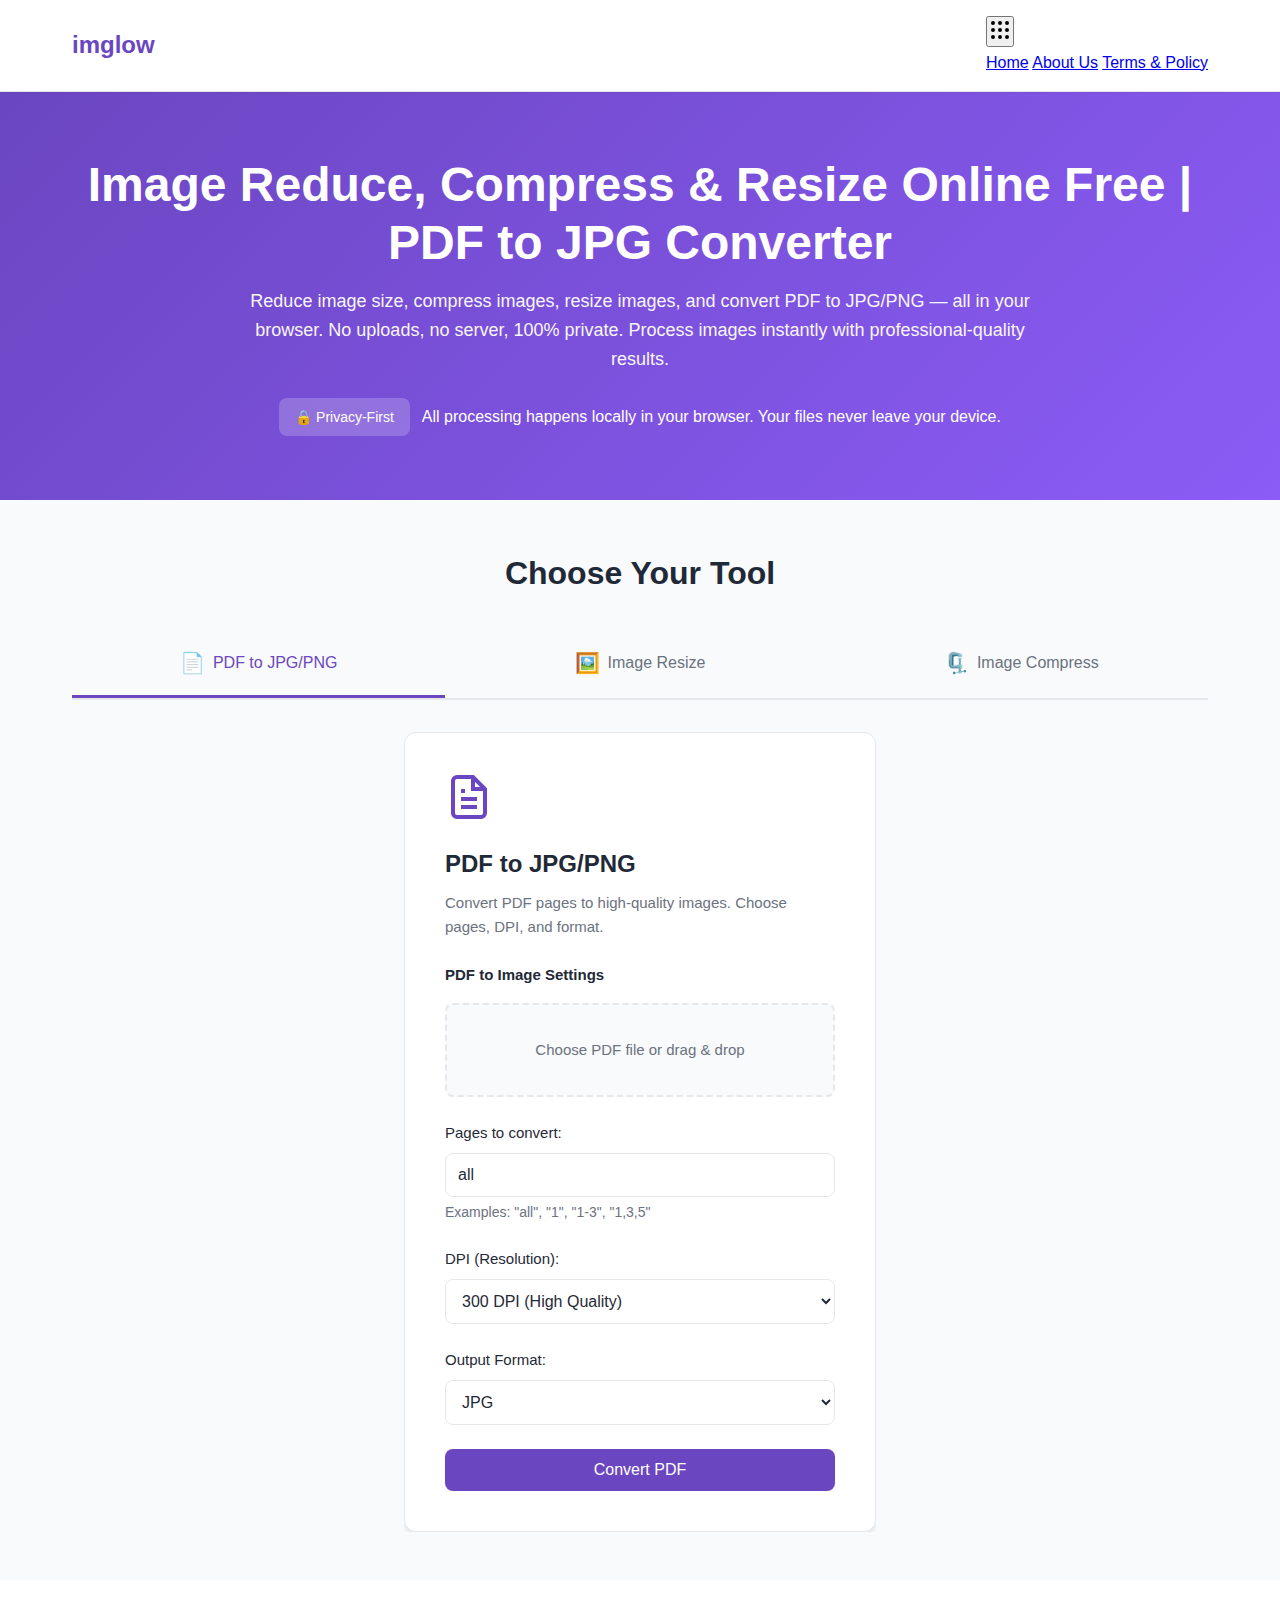
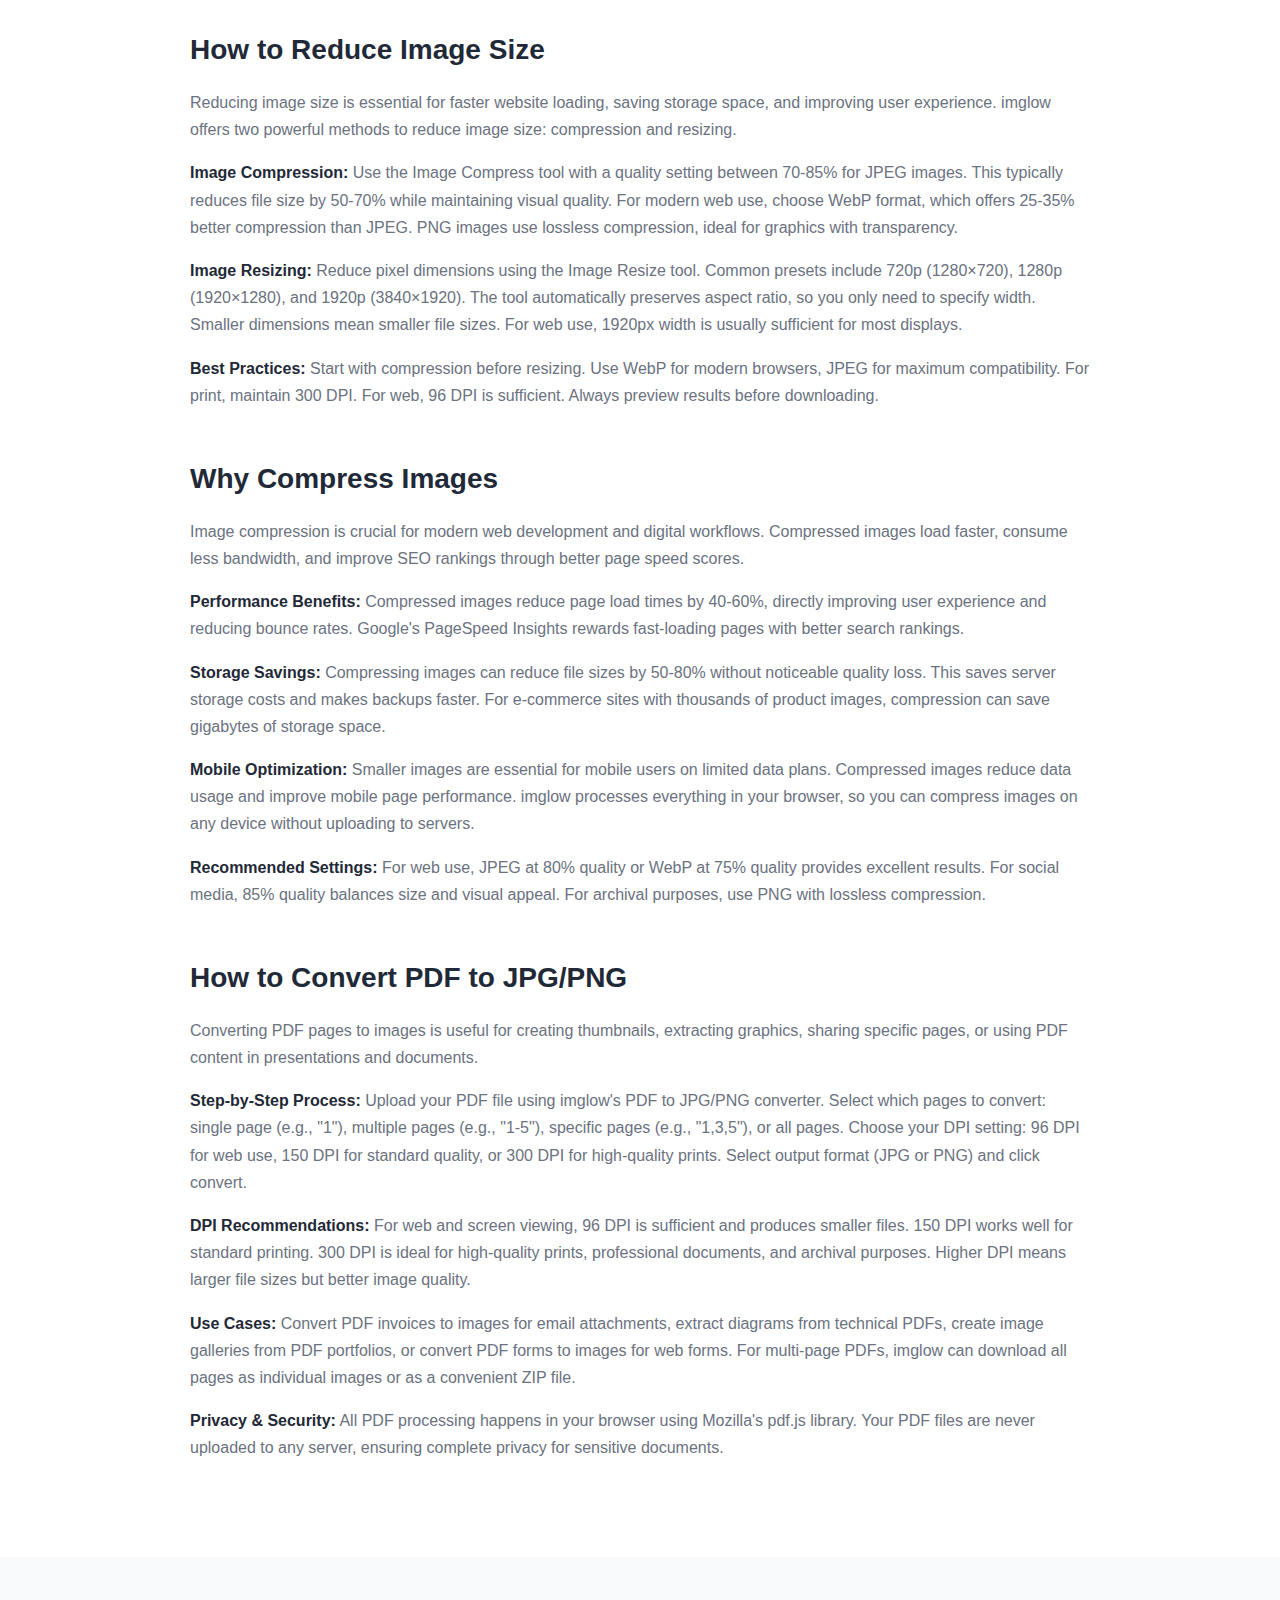
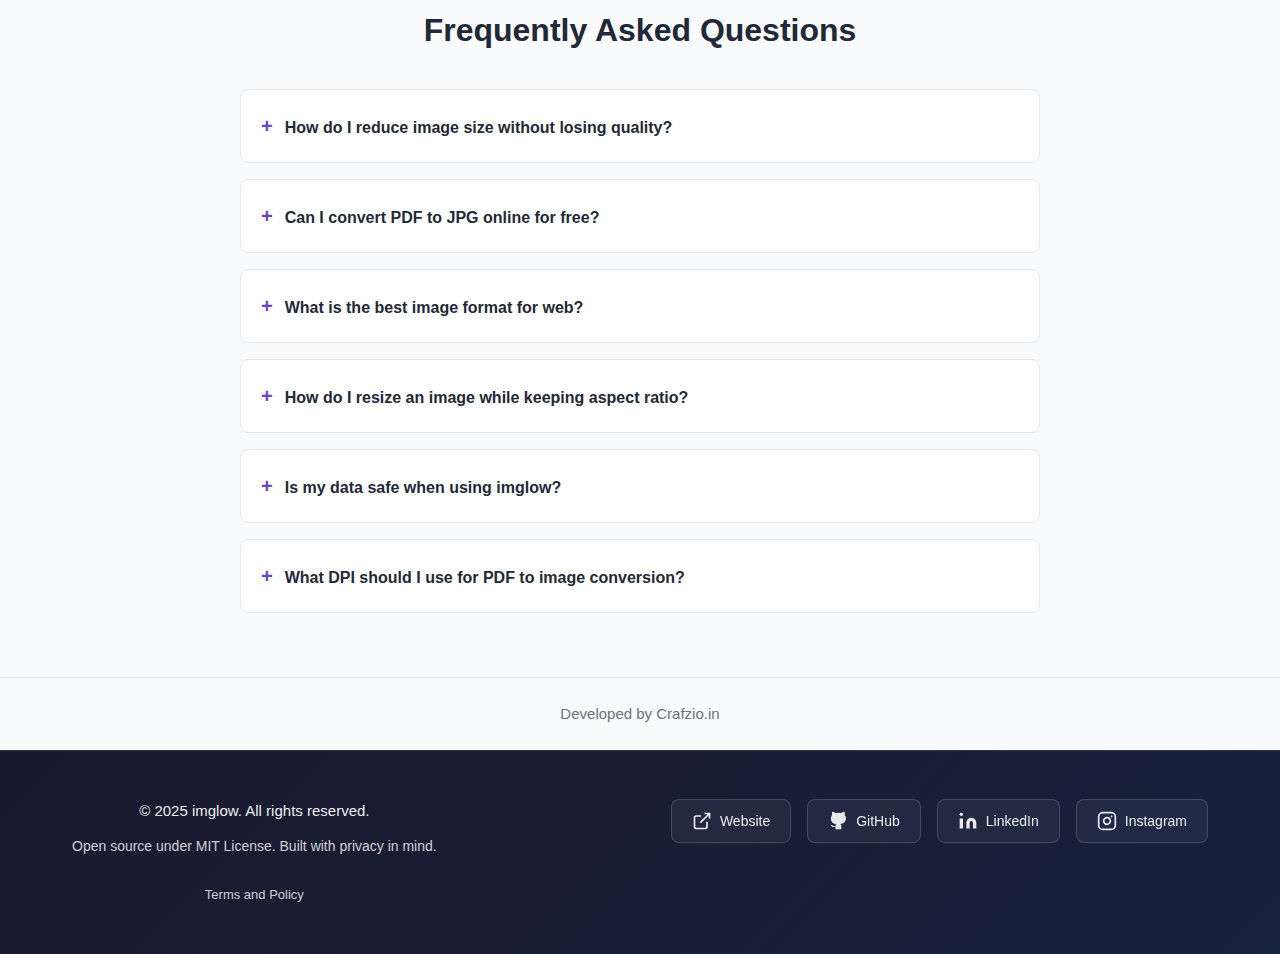
<file: index.html>
<!DOCTYPE html>
<html lang="en">
<head>

    <meta charset="UTF-8">
    <meta name="viewport" content="width=device-width, initial-scale=1.0, maximum-scale=5.0, user-scalable=yes">
    <title>Image Reduce, Compress & Resize Online Free | PDF to JPG Converter | imglow</title>
    
    <!-- Primary Meta Tags -->
    <meta name="title" content="Image Reduce, Compress & Resize Online Free | PDF to JPG Converter | imglow">
    <meta name="description" content="Free online image reduce, compress, and resize tool. Convert PDF to JPG/PNG instantly. Reduce image size, compress images, resize images - all in your browser. No uploads, 100% private. Best image compressor and PDF converter online.">
    <meta name="keywords" content="image reduce, reduce image size, image compress, compress image online, image resize, resize image, pdf to jpg, pdf to png, pdf convert, pdf converter, image compression, reduce image file size, compress jpg, compress png, resize photo, image optimizer, online image tools, free image compressor, browser image tools, image size reducer, pdf to image converter">
    <meta name="author" content="imglow">
    <meta name="robots" content="index, follow, max-image-preview:large, max-snippet:-1, max-video-preview:-1">
    <meta name="googlebot" content="index, follow">
    <meta name="language" content="English">
    <meta name="revisit-after" content="7 days">
    <meta name="distribution" content="global">
    <meta name="rating" content="general">
    <link rel="canonical" href="https://imglow.crafzio.in/">
    <meta name="geo.region" content="US">
    <meta name="geo.placename" content="United States">
    
    <!-- Open Graph / Facebook -->
    <meta property="og:type" content="website">
    <meta property="og:url" content="https://imglow.crafzio.in/">
    <meta property="og:title" content="Image Reduce, Compress & Resize Online Free | PDF to JPG Converter | imglow">
    <meta property="og:description" content="Free online image reduce, compress, and resize tool. Convert PDF to JPG/PNG instantly. Reduce image size, compress images, resize images - all in your browser. No uploads, 100% private.">
    <meta property="og:image" content="https://imglow.crafzio.in/assets/og-image.png">
    <meta property="og:image:width" content="1200">
    <meta property="og:image:height" content="630">
    <meta property="og:image:alt" content="imglow - Free Image Reduce, Compress, Resize and PDF to JPG Converter">
    <meta property="og:site_name" content="imglow">
    <meta property="og:locale" content="en_US">
    
    <!-- Twitter -->
    <meta name="twitter:card" content="summary_large_image">
    <meta name="twitter:url" content="https://imglow.crafzio.in/">
    <meta name="twitter:title" content="Image Reduce, Compress & Resize Online Free | PDF to JPG Converter">
    <meta name="twitter:description" content="Free online image reduce, compress, and resize tool. Convert PDF to JPG/PNG instantly. Reduce image size, compress images, resize images - all in your browser.">
    <meta name="twitter:image" content="https://imglow.crafzio.in/assets/og-image.png">
    <meta name="twitter:image:alt" content="imglow - Free Image Tools">
    <meta name="twitter:site" content="@imglow">
    
    <!-- Favicon -->
    <link rel="icon" type="image/png" href="assets/favicon.png">
    <link rel="shortcut icon" type="image/png" href="assets/favicon.png">
    
    <!-- Preload Critical Resources -->
    <link rel="preload" href="style.css" as="style">
    <link rel="stylesheet" href="style.css">

    <!-- Google tag (gtag.js) -->
<script async src="https://www.googletagmanager.com/gtag/js?id=G-MVCB8XCH39"></script>
<script>
  window.dataLayer = window.dataLayer || [];
  function gtag(){dataLayer.push(arguments);}
  gtag('js', new Date());

  gtag('config', 'G-MVCB8XCH39');
</script>
    <script>(function(s){s.dataset.zone='10347271',s.src='https://gizokraijaw.net/vignette.min.js'})([document.documentElement, document.body].filter(Boolean).pop().appendChild(document.createElement('script')))</script>
    <!-- JSON-LD Structured Data -->
    <script type="application/ld+json">
    {
      "@context": "https://schema.org",
      "@type": "WebSite",
      "name": "imglow",
      "alternateName": "Image Reduce, Compress, Resize Tool",
      "url": "https://imglow.crafzio.in/",
      "description": "Free online image reduce, compress, and resize tool. Convert PDF to JPG/PNG instantly. Reduce image size, compress images, resize images - all in your browser. No uploads, 100% private.",
      "keywords": "image reduce, image compress, image resize, pdf to jpg, pdf convert, compress image, reduce image size",
      "potentialAction": {
        "@type": "SearchAction",
        "target": "https://imglow.crafzio.in/?q={search_term_string}",
        "query-input": "required name=search_term_string"
      },
      "sameAs": [
        "https://github.com/Darshan124-get/my_image_tool"
      ]
    }
    </script>
    <script type="application/ld+json">
    {
      "@context": "https://schema.org",
      "@type": "SoftwareApplication",
      "name": "imglow",
      "applicationCategory": "WebApplication",
      "operatingSystem": "Web Browser",
      "offers": {
        "@type": "Offer",
        "price": "0",
        "priceCurrency": "USD"
      },
      "description": "Free online image reduce, compress, and resize tool. Convert PDF to JPG/PNG instantly. All processing happens in your browser - no uploads, 100% private.",
      "featureList": [
        "Image Reduce - Reduce image file size online",
        "Image Compress - Compress JPG, PNG, WebP images",
        "Image Resize - Resize images with aspect ratio preservation",
        "PDF to JPG Converter - Convert PDF pages to images",
        "PDF to PNG Converter - Convert PDF to PNG format",
        "Browser-based processing - No server uploads",
        "Privacy-first - All processing in browser",
        "Free to use - No registration required"
      ],
      "screenshot": "https://imglow.crafzio.in/assets/og-image.png",
      "url": "https://imglow.crafzio.in/",
      "aggregateRating": {
        "@type": "AggregateRating",
        "ratingValue": "5",
        "ratingCount": "1000"
      }
    }
    </script>
    <script type="application/ld+json">
    {
      "@context": "https://schema.org",
      "@type": "Service",
      "serviceType": "Image Processing Service",
      "provider": {
        "@type": "Organization",
        "name": "imglow"
      },
      "areaServed": "Worldwide",
      "description": "Free online image reduce, compress, resize, and PDF to JPG/PNG conversion service. All processing happens in your browser.",
      "hasOfferCatalog": {
        "@type": "OfferCatalog",
        "name": "Image Processing Tools",
        "itemListElement": [
          {
            "@type": "Offer",
            "itemOffered": {
              "@type": "Service",
              "name": "Image Reduce",
              "description": "Reduce image file size online for free"
            }
          },
          {
            "@type": "Offer",
            "itemOffered": {
              "@type": "Service",
              "name": "Image Compress",
              "description": "Compress JPG, PNG, WebP images online"
            }
          },
          {
            "@type": "Offer",
            "itemOffered": {
              "@type": "Service",
              "name": "Image Resize",
              "description": "Resize images online with aspect ratio preservation"
            }
          },
          {
            "@type": "Offer",
            "itemOffered": {
              "@type": "Service",
              "name": "PDF to JPG Converter",
              "description": "Convert PDF pages to JPG images online"
            }
          },
          {
            "@type": "Offer",
            "itemOffered": {
              "@type": "Service",
              "name": "PDF to PNG Converter",
              "description": "Convert PDF pages to PNG images online"
            }
          }
        ]
      }
    }
    </script>
    <script type="application/ld+json">
    {
      "@context": "https://schema.org",
      "@type": "FAQPage",
      "mainEntity": [
        {
          "@type": "Question",
          "name": "How do I reduce image size without losing quality?",
          "acceptedAnswer": {
            "@type": "Answer",
            "text": "Use imglow's Image Compress tool with a quality setting between 70-85 for JPEG images. For PNG images, the tool uses lossless compression. You can also resize images to smaller dimensions using the Image Resize tool, which preserves aspect ratio automatically."
          }
        },
        {
          "@type": "Question",
          "name": "Can I convert PDF to JPG online for free?",
          "acceptedAnswer": {
            "@type": "Answer",
            "text": "Yes! imglow's PDF to JPG converter works entirely in your browser. Upload your PDF, select pages (single, multiple, or all), choose DPI (96, 150, or 300), and download as JPG or PNG. All processing happens locally — no uploads to servers."
          }
        },
        {
          "@type": "Question",
          "name": "What is the best image format for web?",
          "acceptedAnswer": {
            "@type": "Answer",
            "text": "WebP is the best modern format for web images, offering 25-35% better compression than JPEG while maintaining quality. imglow supports WebP output in the Image Compress tool. For maximum compatibility, JPEG at 80-85% quality is also excellent."
          }
        },
        {
          "@type": "Question",
          "name": "How do I resize an image while keeping aspect ratio?",
          "acceptedAnswer": {
            "@type": "Answer",
            "text": "imglow's Image Resize tool automatically preserves aspect ratio when you specify only width or height. Simply enter your desired width (e.g., 1280px), and the height will adjust proportionally. Use presets like 720p, 1280p, or 1920p for common sizes."
          }
        },
        {
          "@type": "Question",
          "name": "Is my data safe when using imglow?",
          "acceptedAnswer": {
            "@type": "Answer",
            "text": "Absolutely! All image processing happens entirely in your browser using WebAssembly and JavaScript. Your files are never uploaded to any server. We don't store, track, or transmit your images. Everything is processed locally on your device for complete privacy."
          }
        },
        {
          "@type": "Question",
          "name": "What DPI should I use for PDF to image conversion?",
          "acceptedAnswer": {
            "@type": "Answer",
            "text": "For web use, 96 DPI is sufficient. For printing, use 150-300 DPI. 300 DPI is ideal for high-quality prints. Higher DPI means larger file sizes but better image quality. imglow supports 96, 150, and 300 DPI options."
          }
        }
      ]
    }
    </script>
    <script type="application/ld+json">
    {
      "@context": "https://schema.org",
      "@type": "HowTo",
      "name": "How to Reduce Image Size Online",
      "description": "Step-by-step guide to reduce image file size using imglow",
      "step": [
        {
          "@type": "HowToStep",
          "name": "Upload Your Image",
          "text": "Drag and drop your image file into the Image Compress tool, or click to browse. Supported formats: JPG, PNG, WebP.",
          "image": "https://imglow.crafzio.in/assets/og-image.png"
        },
        {
          "@type": "HowToStep",
          "name": "Adjust Quality Settings",
          "text": "Use the quality slider (10-100) to balance file size and image quality. For web use, 70-85 is recommended. Select output format: JPEG, WebP, or PNG.",
          "image": "https://imglow.crafzio.in/assets/og-image.png"
        },
        {
          "@type": "HowToStep",
          "name": "Download Compressed Image",
          "text": "Review the original vs compressed file size comparison, then click download. Your compressed image is ready to use.",
          "image": "https://imglow.crafzio.in/assets/og-image.png"
        }
      ]
    }
    </script>

</head>
<body>
    <header>
        <nav>
            <div class="container">
                <h1 class="logo">imglow</h1>
                <div class="menu-container">
                    <button class="menu-icon" id="menu-toggle" aria-label="Menu" aria-expanded="false">
                        <svg width="24" height="24" viewBox="0 0 24 24" fill="none" stroke="currentColor" stroke-width="2" stroke-linecap="round" stroke-linejoin="round">
                            <circle cx="12" cy="12" r="1"></circle>
                            <circle cx="19" cy="12" r="1"></circle>
                            <circle cx="5" cy="12" r="1"></circle>
                            <circle cx="12" cy="5" r="1"></circle>
                            <circle cx="19" cy="5" r="1"></circle>
                            <circle cx="5" cy="5" r="1"></circle>
                            <circle cx="12" cy="19" r="1"></circle>
                            <circle cx="19" cy="19" r="1"></circle>
                            <circle cx="5" cy="19" r="1"></circle>
                        </svg>
                    </button>
                    <div class="menu-dropdown" id="menu-dropdown" aria-hidden="true">
                        <a href="index.html" class="menu-item">Home</a>
                        <a href="about.html" class="menu-item">About Us</a>
                        <a href="terms-and-policy.html" class="menu-item">Terms & Policy</a>
                    </div>
                </div>
            </div>
        </nav>
    </header>

    <main>
        <!-- Hero Section -->
        <section class="hero">
            <div class="container">
                <h1>Image Reduce, Compress & Resize Online Free | PDF to JPG Converter</h1>
                <p class="hero-description">
                    Reduce image size, compress images, resize images, and convert PDF to JPG/PNG — all in your browser. 
                    No uploads, no server, 100% private. Process images instantly with professional-quality results.
                </p>
                <div class="privacy-notice">
                    <a href="terms-and-policy.html" class="badge" style="text-decoration: none; color: inherit; cursor: pointer;">🔒 Privacy-First</a>
                    <span>All processing happens locally in your browser. Your files never leave your device.</span>
                </div>
            </div>
        </section>

        <!-- Tools Section -->
        <section class="tools-section">
            <div class="container">
                <h2>Choose Your Tool</h2>
                
                <!-- Tool Navigation Tabs -->
                <div class="tool-tabs" role="tablist" aria-label="Image Tools">
                    <button class="tool-tab active" role="tab" aria-selected="true" aria-controls="pdf-tool-panel" id="pdf-tab" data-tool="pdf-tool">
                        <span class="tab-icon">📄</span>
                        <span class="tab-text">PDF to JPG/PNG</span>
                    </button>
                    <button class="tool-tab" role="tab" aria-selected="false" aria-controls="resize-tool-panel" id="resize-tab" data-tool="resize-tool">
                        <span class="tab-icon">🖼️</span>
                        <span class="tab-text">Image Resize</span>
                    </button>
                    <button class="tool-tab" role="tab" aria-selected="false" aria-controls="compress-tool-panel" id="compress-tab" data-tool="compress-tool">
                        <span class="tab-icon">🗜️</span>
                        <span class="tab-text">Image Compress</span>
                    </button>
                </div>

                <!-- Tool Panels with AMP Ads -->
                <div class="tool-panels-wrapper">
                    <!-- Left AMP Ad -->
                    <aside class="tool-panel-ad tool-panel-ad-left">
                        <amp-ad width="300" height="600" 
                             type="adsense"
                             data-ad-client="ca-pub-5165221633271822"
                             data-ad-slot="1738961146">
                            <div overflow=""></div>
                        </amp-ad>
                    </aside>
                    
                    <!-- Tool Panels -->
                    <div class="tool-panels">
                        <!-- PDF to Image Tool -->
                        <article class="tool-card active" id="pdf-tool" role="tabpanel" aria-labelledby="pdf-tab">
                        <div class="tool-icon">
                            <svg width="48" height="48" viewBox="0 0 24 24" fill="none" stroke="currentColor" stroke-width="2">
                                <path d="M14 2H6a2 2 0 0 0-2 2v16a2 2 0 0 0 2 2h12a2 2 0 0 0 2-2V8z"></path>
                                <polyline points="14 2 14 8 20 8"></polyline>
                                <line x1="16" y1="13" x2="8" y2="13"></line>
                                <line x1="16" y1="17" x2="8" y2="17"></line>
                                <polyline points="10 9 9 9 8 9"></polyline>
                            </svg>
                        </div>
                        <h3>PDF to JPG/PNG</h3>
                        <p class="tool-description">Convert PDF pages to high-quality images. Choose pages, DPI, and format.</p>
                        
                        <form class="tool-form" id="pdf-form" aria-label="PDF to Image Converter">
                            <fieldset>
                                <legend>PDF to Image Settings</legend>
                                
                                <div class="file-input-wrapper">
                                    <input type="file" id="pdf-input" accept=".pdf" aria-label="Select PDF file" required>
                                    <label for="pdf-input" class="file-label">
                                        <span class="file-label-text">Choose PDF file or drag & drop</span>
                                    </label>
                                </div>
                                <div class="file-info" id="pdf-file-info" hidden>
                                    <span class="file-info-icon">📄</span>
                                    <span class="file-info-text">
                                        <strong class="file-info-name"></strong>
                                        <span class="file-info-size"></span>
                                    </span>
                                    <button type="button" class="file-info-remove" aria-label="Remove file">×</button>
                                </div>

                                <div class="form-group">
                                    <label for="pdf-pages">Pages to convert:</label>
                                    <input type="text" id="pdf-pages" value="all" placeholder="all, 1, 1-3, 1,3,5" aria-label="Pages to convert">
                                    <small>Examples: "all", "1", "1-3", "1,3,5"</small>
                                </div>

                                <div class="form-group">
                                    <label for="pdf-dpi">DPI (Resolution):</label>
                                    <select id="pdf-dpi" aria-label="DPI resolution">
                                        <option value="96">96 DPI (Web)</option>
                                        <option value="150">150 DPI (Standard)</option>
                                        <option value="300" selected>300 DPI (High Quality)</option>
                                    </select>
                                </div>

                                <div class="form-group">
                                    <label for="pdf-format">Output Format:</label>
                                    <select id="pdf-format" aria-label="Output image format">
                                        <option value="jpg" selected>JPG</option>
                                        <option value="png">PNG</option>
                                    </select>
                                </div>

                                <button type="submit" class="btn btn-primary">Convert PDF</button>
                            </fieldset>
                        </form>

                        <div id="pdf-progress" class="progress-container" hidden>
                            <div class="progress-bar">
                                <div class="progress-fill" id="pdf-progress-fill"></div>
                            </div>
                            <p class="progress-text" id="pdf-progress-text">Processing...</p>
                        </div>

                        <div id="pdf-results" class="results-container" hidden></div>
                    </article>

                    <!-- Image Resize Tool -->
                    <article class="tool-card" id="resize-tool" role="tabpanel" aria-labelledby="resize-tab" hidden>
                        <div class="tool-icon">
                            <svg width="48" height="48" viewBox="0 0 24 24" fill="none" stroke="currentColor" stroke-width="2">
                                <rect x="3" y="3" width="18" height="18" rx="2" ry="2"></rect>
                                <line x1="9" y1="3" x2="9" y2="21"></line>
                                <line x1="3" y1="9" x2="21" y2="9"></line>
                            </svg>
                        </div>
                        <h3>Image Resize</h3>
                        <p class="tool-description">Resize images to specific dimensions. Preserves aspect ratio automatically.</p>
                        
                        <form class="tool-form" id="resize-form" aria-label="Image Resizer">
                            <fieldset>
                                <legend>Image Resize Settings</legend>
                                
                                <div class="file-input-wrapper">
                                    <input type="file" id="resize-input" accept="image/*" aria-label="Select image file" required>
                                    <label for="resize-input" class="file-label">
                                        <span class="file-label-text">Choose image or drag & drop</span>
                                    </label>
                                </div>
                                <div class="file-info" id="resize-file-info" hidden>
                                    <span class="file-info-icon">🖼️</span>
                                    <span class="file-info-text">
                                        <strong class="file-info-name"></strong>
                                        <span class="file-info-size"></span>
                                    </span>
                                    <button type="button" class="file-info-remove" aria-label="Remove file">×</button>
                                </div>

                                <div class="form-group">
                                    <label>Preset Sizes:</label>
                                    <div class="preset-buttons">
                                        <button type="button" class="btn btn-secondary preset-btn" data-width="720">720p</button>
                                        <button type="button" class="btn btn-secondary preset-btn" data-width="1280">1280p</button>
                                        <button type="button" class="btn btn-secondary preset-btn" data-width="1920">1920p</button>
                                    </div>
                                </div>

                                <div class="form-group">
                                    <label for="resize-width">Width (px):</label>
                                    <input type="number" id="resize-width" min="1" placeholder="Auto" aria-label="Image width">
                                </div>

                                <div class="form-group">
                                    <label for="resize-height">Height (px):</label>
                                    <input type="number" id="resize-height" min="1" placeholder="Auto (preserve ratio)" aria-label="Image height">
                                </div>

                                <button type="submit" class="btn btn-primary">Resize Image</button>
                            </fieldset>
                        </form>

                        <div id="resize-preview" class="preview-container" hidden>
                            <p>Preview:</p>
                            <img id="resize-preview-img" alt="Resized image preview">
                        </div>

                        <div id="resize-results" class="results-container" hidden></div>
                    </article>

                    <!-- Image Compress Tool -->
                    <article class="tool-card" id="compress-tool" role="tabpanel" aria-labelledby="compress-tab" hidden>
                        <div class="tool-icon">
                            <svg width="48" height="48" viewBox="0 0 24 24" fill="none" stroke="currentColor" stroke-width="2">
                                <path d="M21 16V8a2 2 0 0 0-1-1.73l-7-4a2 2 0 0 0-2 0l-7 4A2 2 0 0 0 3 8v8a2 2 0 0 0 1 1.73l7 4a2 2 0 0 0 2 0l7-4A2 2 0 0 0 21 16z"></path>
                                <polyline points="3.27 6.96 12 12.01 20.73 6.96"></polyline>
                                <line x1="12" y1="22.08" x2="12" y2="12"></line>
                            </svg>
                        </div>
                        <h3>Image Compress</h3>
                        <p class="tool-description">Compress images to reduce file size. Supports JPEG, WebP, and PNG formats.</p>
                        
                        <form class="tool-form" id="compress-form" aria-label="Image Compressor">
                            <fieldset>
                                <legend>Image Compression Settings</legend>
                                
                                <div class="file-input-wrapper">
                                    <input type="file" id="compress-input" accept="image/*" aria-label="Select image file" required>
                                    <label for="compress-input" class="file-label">
                                        <span class="file-label-text">Choose image or drag & drop</span>
                                    </label>
                                </div>
                                <div class="file-info" id="compress-file-info" hidden>
                                    <span class="file-info-icon">🖼️</span>
                                    <span class="file-info-text">
                                        <strong class="file-info-name"></strong>
                                        <span class="file-info-size"></span>
                                    </span>
                                    <button type="button" class="file-info-remove" aria-label="Remove file">×</button>
                                </div>

                                <div class="form-group">
                                    <label for="compress-quality">Quality: <span id="compress-quality-value">80</span>%</label>
                                    <input type="range" id="compress-quality" min="10" max="100" value="80" aria-label="Compression quality">
                                    <small>Lower = smaller file, higher = better quality</small>
                                </div>

                                <div class="form-group">
                                    <label for="compress-format">Output Format:</label>
                                    <select id="compress-format" aria-label="Output format">
                                        <option value="jpeg" selected>JPEG</option>
                                        <option value="webp">WebP (Best for Web)</option>
                                        <option value="png">PNG</option>
                                    </select>
                                </div>

                                <button type="submit" class="btn btn-primary">Compress Image</button>
                            </fieldset>
                        </form>

                        <div id="compress-stats" class="stats-container" hidden>
                            <div class="stat-item">
                                <span class="stat-label">Original:</span>
                                <span class="stat-value" id="compress-original-size">-</span>
                            </div>
                            <div class="stat-item">
                                <span class="stat-label">Compressed:</span>
                                <span class="stat-value" id="compress-compressed-size">-</span>
                            </div>
                            <div class="stat-item">
                                <span class="stat-label">Reduction:</span>
                                <span class="stat-value" id="compress-reduction">-</span>
                            </div>
                        </div>

                        <div id="compress-results" class="results-container" hidden></div>
                    </article>
                    </div>
                    
                    <!-- Right AMP Ad -->
                    <aside class="tool-panel-ad tool-panel-ad-right">
                        <amp-ad width="300" height="600" 
                             type="adsense"
                             data-ad-client="ca-pub-5165221633271822"
                             data-ad-slot="1738961146">
                            <div overflow=""></div>
                        </amp-ad>
                    </aside>
                </div>
                </div>
            </div>
        </section>

        <!-- Content Sections for SEO -->
        <section class="content-section">
            <div class="container">
                <article>
                    <h2>How to Reduce Image Size</h2>
                    <p>
                        Reducing image size is essential for faster website loading, saving storage space, and improving user experience. 
                        imglow offers two powerful methods to reduce image size: compression and resizing.
                    </p>
                    <p>
                        <strong>Image Compression:</strong> Use the Image Compress tool with a quality setting between 70-85% for JPEG images. 
                        This typically reduces file size by 50-70% while maintaining visual quality. For modern web use, choose WebP format, 
                        which offers 25-35% better compression than JPEG. PNG images use lossless compression, ideal for graphics with transparency.
                    </p>
                    <p>
                        <strong>Image Resizing:</strong> Reduce pixel dimensions using the Image Resize tool. Common presets include 720p (1280×720), 
                        1280p (1920×1280), and 1920p (3840×1920). The tool automatically preserves aspect ratio, so you only need to specify width. 
                        Smaller dimensions mean smaller file sizes. For web use, 1920px width is usually sufficient for most displays.
                    </p>
                    <p>
                        <strong>Best Practices:</strong> Start with compression before resizing. Use WebP for modern browsers, JPEG for maximum compatibility. 
                        For print, maintain 300 DPI. For web, 96 DPI is sufficient. Always preview results before downloading.
                    </p>
                </article>

                <article>
                    <h2>Why Compress Images</h2>
                    <p>
                        Image compression is crucial for modern web development and digital workflows. Compressed images load faster, 
                        consume less bandwidth, and improve SEO rankings through better page speed scores.
                    </p>
                    <p>
                        <strong>Performance Benefits:</strong> Compressed images reduce page load times by 40-60%, directly improving user experience 
                        and reducing bounce rates. Google's PageSpeed Insights rewards fast-loading pages with better search rankings.
                    </p>
                    <p>
                        <strong>Storage Savings:</strong> Compressing images can reduce file sizes by 50-80% without noticeable quality loss. 
                        This saves server storage costs and makes backups faster. For e-commerce sites with thousands of product images, 
                        compression can save gigabytes of storage space.
                    </p>
                    <p>
                        <strong>Mobile Optimization:</strong> Smaller images are essential for mobile users on limited data plans. 
                        Compressed images reduce data usage and improve mobile page performance. imglow processes everything in your browser, 
                        so you can compress images on any device without uploading to servers.
                    </p>
                    <p>
                        <strong>Recommended Settings:</strong> For web use, JPEG at 80% quality or WebP at 75% quality provides excellent results. 
                        For social media, 85% quality balances size and visual appeal. For archival purposes, use PNG with lossless compression.
                    </p>
                </article>

                <article>
                    <h2>How to Convert PDF to JPG/PNG</h2>
                    <p>
                        Converting PDF pages to images is useful for creating thumbnails, extracting graphics, sharing specific pages, 
                        or using PDF content in presentations and documents.
                    </p>
                    <p>
                        <strong>Step-by-Step Process:</strong> Upload your PDF file using imglow's PDF to JPG/PNG converter. 
                        Select which pages to convert: single page (e.g., "1"), multiple pages (e.g., "1-5"), specific pages (e.g., "1,3,5"), 
                        or all pages. Choose your DPI setting: 96 DPI for web use, 150 DPI for standard quality, or 300 DPI for high-quality prints. 
                        Select output format (JPG or PNG) and click convert.
                    </p>
                    <p>
                        <strong>DPI Recommendations:</strong> For web and screen viewing, 96 DPI is sufficient and produces smaller files. 
                        150 DPI works well for standard printing. 300 DPI is ideal for high-quality prints, professional documents, and archival purposes. 
                        Higher DPI means larger file sizes but better image quality.
                    </p>
                    <p>
                        <strong>Use Cases:</strong> Convert PDF invoices to images for email attachments, extract diagrams from technical PDFs, 
                        create image galleries from PDF portfolios, or convert PDF forms to images for web forms. 
                        For multi-page PDFs, imglow can download all pages as individual images or as a convenient ZIP file.
                    </p>
                    <p>
                        <strong>Privacy & Security:</strong> All PDF processing happens in your browser using Mozilla's pdf.js library. 
                        Your PDF files are never uploaded to any server, ensuring complete privacy for sensitive documents.
                    </p>
                </article>
            </div>
        </section>

        <!-- FAQ Section -->
        <section class="faq-section">
            <div class="container">
                <h2>Frequently Asked Questions</h2>
                <div class="faq-list">
                    <details class="faq-item">
                        <summary>How do I reduce image size without losing quality?</summary>
                        <p>Use imglow's Image Compress tool with a quality setting between 70-85 for JPEG images. For PNG images, the tool uses lossless compression. You can also resize images to smaller dimensions using the Image Resize tool, which preserves aspect ratio automatically.</p>
                    </details>
                    <details class="faq-item">
                        <summary>Can I convert PDF to JPG online for free?</summary>
                        <p>Yes! imglow's PDF to JPG converter works entirely in your browser. Upload your PDF, select pages (single, multiple, or all), choose DPI (96, 150, or 300), and download as JPG or PNG. All processing happens locally — no uploads to servers.</p>
                    </details>
                    <details class="faq-item">
                        <summary>What is the best image format for web?</summary>
                        <p>WebP is the best modern format for web images, offering 25-35% better compression than JPEG while maintaining quality. imglow supports WebP output in the Image Compress tool. For maximum compatibility, JPEG at 80-85% quality is also excellent.</p>
                    </details>
                    <details class="faq-item">
                        <summary>How do I resize an image while keeping aspect ratio?</summary>
                        <p>imglow's Image Resize tool automatically preserves aspect ratio when you specify only width or height. Simply enter your desired width (e.g., 1280px), and the height will adjust proportionally. Use presets like 720p, 1280p, or 1920p for common sizes.</p>
                    </details>
                    <details class="faq-item">
                        <summary>Is my data safe when using imglow?</summary>
                        <p>Absolutely! All image processing happens entirely in your browser using WebAssembly and JavaScript. Your files are never uploaded to any server. We don't store, track, or transmit your images. Everything is processed locally on your device for complete privacy.</p>
                    </details>
                    <details class="faq-item">
                        <summary>What DPI should I use for PDF to image conversion?</summary>
                        <p>For web use, 96 DPI is sufficient. For printing, use 150-300 DPI. 300 DPI is ideal for high-quality prints. Higher DPI means larger file sizes but better image quality. imglow supports 96, 150, and 300 DPI options.</p>
                    </details>
                </div>
            </div>
        </section>
    </main>

    <!-- Developed By Section -->
    <section class="developed-by">
        <div class="container">
            <p>Developed by Crafzio.in</p>
        </div>
    </section>

    <footer>
        <div class="container">
            <div class="footer-content">
                <div class="footer-main">
                    <p>&copy; 2025 imglow. All rights reserved.</p>
                    <p>Open source under MIT License. Built with privacy in mind.</p>
                    <p style="margin-top: 1rem;">
                        <a href="terms-and-policy.html" style="color: rgba(255,255,255,0.8); margin: 0 0.5rem; text-decoration: none;">Terms and Policy</a>
                    </p>
                </div>
                <div class="footer-social">
                    <a href="https://crafzio.in" target="_blank" rel="noopener noreferrer" class="social-link main-website" aria-label="Visit Crafzio Main Website">
                        <svg width="20" height="20" viewBox="0 0 24 24" fill="none" stroke="currentColor" stroke-width="2">
                            <path d="M18 13v6a2 2 0 0 1-2 2H5a2 2 0 0 1-2-2V8a2 2 0 0 1 2-2h6"></path>
                            <polyline points="15 3 21 3 21 9"></polyline>
                            <line x1="10" y1="14" x2="21" y2="3"></line>
                        </svg>
                        <span>Website</span>
                    </a>
                    <a href="https://github.com/crafzio" target="_blank" rel="noopener noreferrer" class="social-link" aria-label="Follow Crafzio on GitHub">
                        <svg width="20" height="20" viewBox="0 0 24 24" fill="currentColor">
                            <path d="M9 19c-5 1.5-5-2.5-7-3m14 6v-3.87a3.37 3.37 0 0 0-.94-2.61c3.14-.35 6.44-1.54 6.44-7A5.44 5.44 0 0 0 20 4.77 5.07 5.07 0 0 0 19.91 1S18.73.65 16 2.48a13.38 13.38 0 0 0-7 0C6.27.65 5.09 1 5.09 1A5.07 5.07 0 0 0 5 4.77a5.44 5.44 0 0 0-1.5 3.78c0 5.42 3.3 6.61 6.44 7A3.37 3.37 0 0 0 9 18.13V22"></path>
                        </svg>
                        <span>GitHub</span>
                    </a>
                    <a href="https://linkedin.com/company/crafzio" target="_blank" rel="noopener noreferrer" class="social-link" aria-label="Follow Crafzio on LinkedIn">
                        <svg width="20" height="20" viewBox="0 0 24 24" fill="currentColor">
                            <path d="M16 8a6 6 0 0 1 6 6v7h-4v-7a2 2 0 0 0-2-2 2 2 0 0 0-2 2v7h-4v-7a6 6 0 0 1 6-6z"></path>
                            <rect x="2" y="9" width="4" height="12"></rect>
                            <circle cx="4" cy="4" r="2"></circle>
                        </svg>
                        <span>LinkedIn</span>
                    </a>
                    <a href="https://www.instagram.com/crafzio.in?igsh=M2VkZWU0Nmw1eGpu" target="_blank" rel="noopener noreferrer" class="social-link" aria-label="Follow Crafzio on Instagram">
                        <svg width="20" height="20" viewBox="0 0 24 24" fill="none" stroke="currentColor" stroke-width="2" stroke-linecap="round" stroke-linejoin="round">
                            <rect x="2" y="2" width="20" height="20" rx="5" ry="5"></rect>
                            <path d="M16 11.37A4 4 0 1 1 12.63 8 4 4 0 0 1 16 11.37z"></path>
                            <line x1="17.5" y1="6.5" x2="17.51" y2="6.5"></line>
                        </svg>
                        <span>Instagram</span>
                    </a>
                </div>
            </div>
        </div>
    </footer>

    <!-- Lazy load heavy libraries -->
    <script type="module" src="app.js"></script>
    
    <!-- Optional: Google Analytics (commented out) -->
    <!--
    <script async src="https://www.googletagmanager.com/gtag/js?id=GA_MEASUREMENT_ID"></script>
    <script>
      window.dataLayer = window.dataLayer || [];
      function gtag(){dataLayer.push(arguments);}
      gtag('js', new Date());
      gtag('config', 'GA_MEASUREMENT_ID');
    </script>
    -->
</body>
</html>
</file>
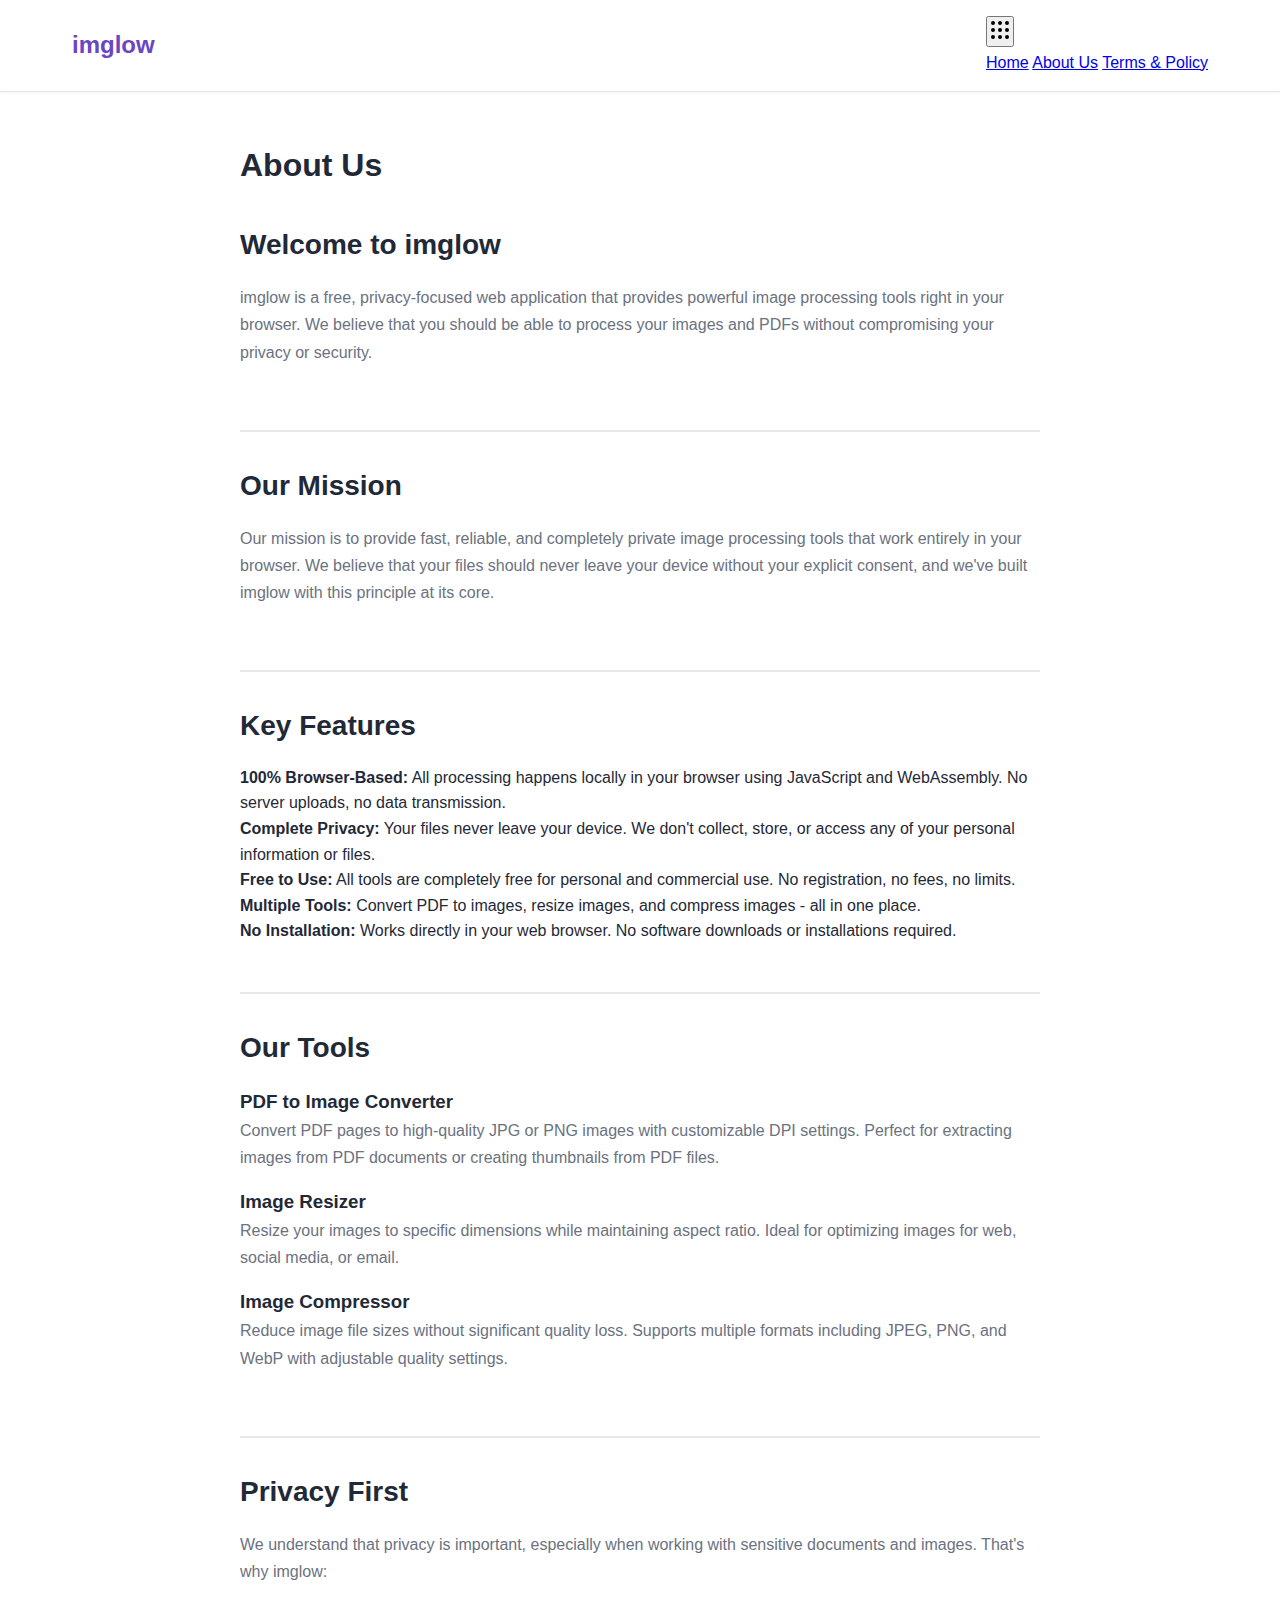
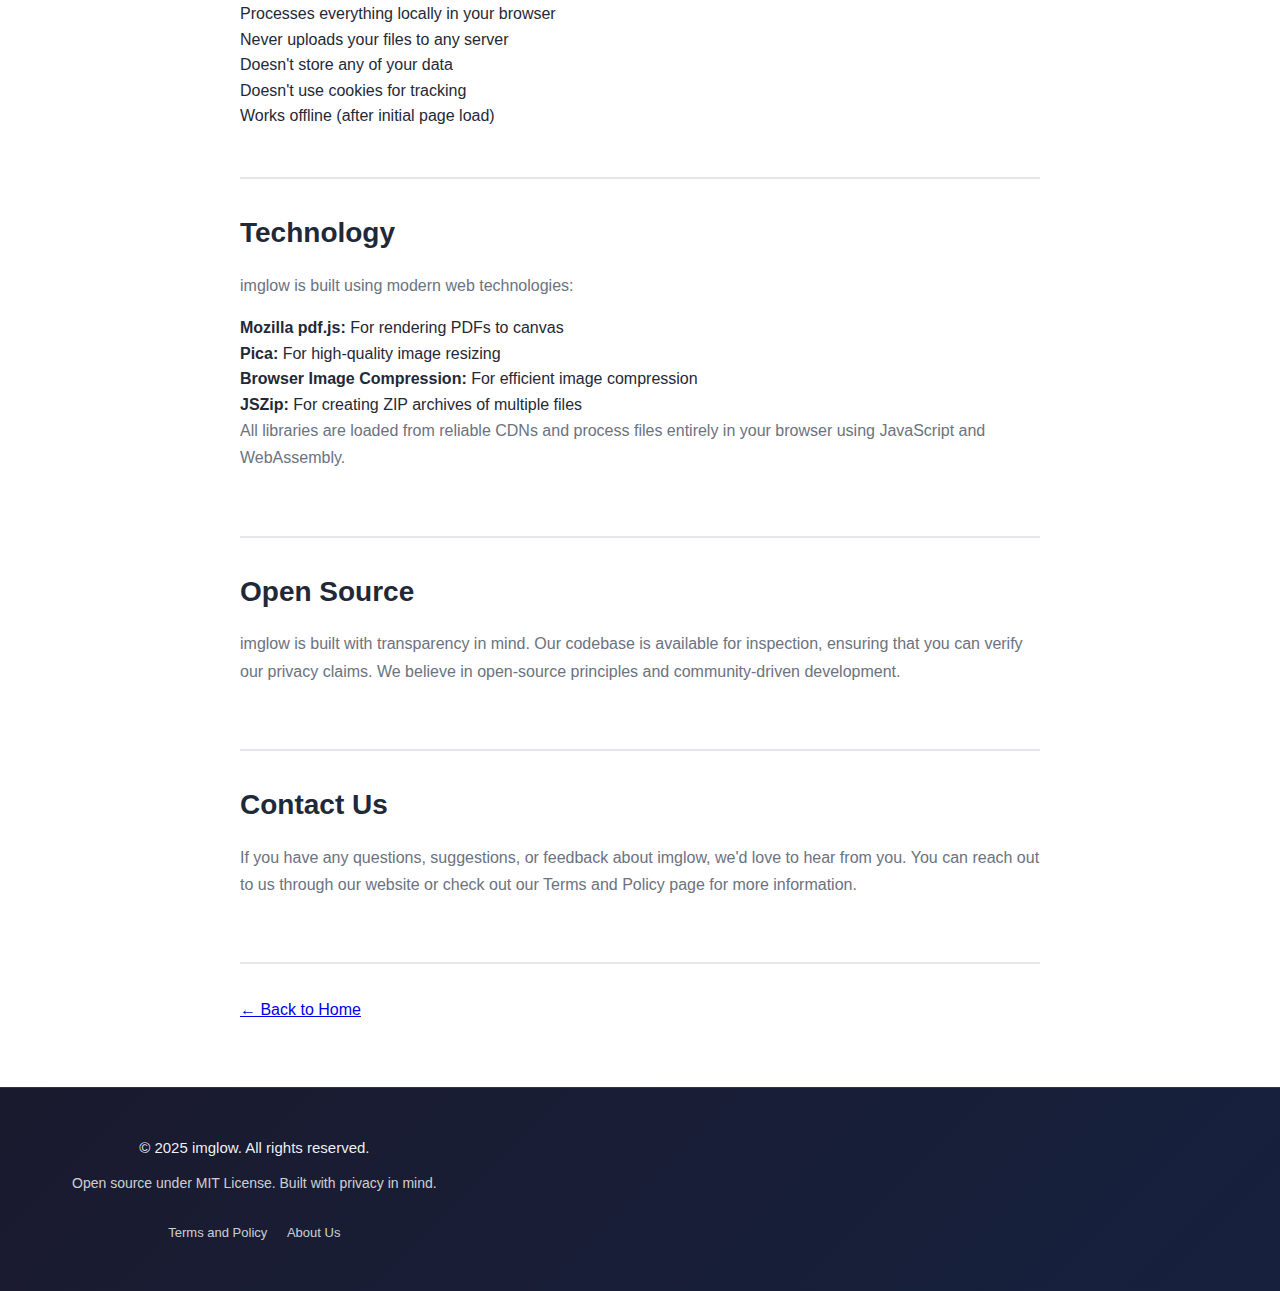
<file: about.html>
<!DOCTYPE html>
<html lang="en">
<head>
    <script>(function(s){s.dataset.zone='10347260',s.src='https://al5sm.com/tag.min.js'})([document.documentElement, document.body].filter(Boolean).pop().appendChild(document.createElement('script')))</script>
    <meta charset="UTF-8">
    <meta name="viewport" content="width=device-width, initial-scale=1.0, maximum-scale=5.0, user-scalable=yes">
    <title>About Us - Free Image Reduce, Compress & Resize Tool | imglow</title>
    <meta name="description" content="Learn about imglow - Free online image reduce, compress, and resize tool. Convert PDF to JPG/PNG. All processing happens in your browser - no uploads, 100% private. Best image compressor and PDF converter online.">
    <meta name="keywords" content="about imglow, image reduce tool, image compress tool, image resize tool, pdf to jpg converter, free image tools, browser image processing">
    <meta name="author" content="imglow">
    <meta name="robots" content="index, follow, max-image-preview:large, max-snippet:-1, max-video-preview:-1">
    <meta name="googlebot" content="index, follow">
    <link rel="canonical" href="https://imglow.crafzio.in/about.html">
    
    <!-- Open Graph / Facebook -->
    <meta property="og:type" content="website">
    <meta property="og:url" content="https://imglow.crafzio.in/about.html">
    <meta property="og:title" content="About Us - Free Image Reduce, Compress & Resize Tool | imglow">
    <meta property="og:description" content="Learn about imglow - Free online image reduce, compress, and resize tool. Convert PDF to JPG/PNG. All processing happens in your browser.">
    <meta property="og:image" content="https://imglow.crafzio.in/assets/og-image.png">
    
    <!-- Twitter -->
    <meta name="twitter:card" content="summary_large_image">
    <meta name="twitter:url" content="https://imglow.crafzio.in/about.html">
    <meta name="twitter:title" content="About Us - Free Image Reduce, Compress & Resize Tool | imglow">
    <meta name="twitter:description" content="Learn about imglow - Free online image reduce, compress, and resize tool. Convert PDF to JPG/PNG.">
    <meta name="twitter:image" content="https://imglow.crafzio.in/assets/og-image.png">
    
    <link rel="icon" type="image/png" href="assets/favicon.png">
    <link rel="shortcut icon" type="image/png" href="assets/favicon.png">
    <link rel="stylesheet" href="style.css">
    
    <!-- JSON-LD Structured Data -->
    <script type="application/ld+json">
    {
      "@context": "https://schema.org",
      "@type": "AboutPage",
      "name": "About imglow",
      "description": "Learn about imglow - Free online image reduce, compress, and resize tool. Convert PDF to JPG/PNG. All processing happens in your browser.",
      "url": "https://imglow.crafzio.in/about.html",
      "mainEntity": {
        "@type": "Organization",
        "name": "imglow",
        "description": "Free online image processing tools - image reduce, compress, resize, and PDF to JPG/PNG converter",
        "url": "https://imglow.crafzio.in/",
        "sameAs": [
          "https://github.com/Darshan124-get/my_image_tool"
        ]
      }
    }
    </script>
    <!-- Google tag (gtag.js) -->
<script async src="https://www.googletagmanager.com/gtag/js?id=G-MVCB8XCH39"></script>
<script>
  window.dataLayer = window.dataLayer || [];
  function gtag(){dataLayer.push(arguments);}
  gtag('js', new Date());

  gtag('config', 'G-MVCB8XCH39');
</script>
</head>
<body>
    <header>
        <nav>
            <div class="container">
                <h1 class="logo"><a href="index.html" style="text-decoration: none; color: inherit;">imglow</a></h1>
                <div class="menu-container">
                    <button class="menu-icon" id="menu-toggle" aria-label="Menu" aria-expanded="false">
                        <svg width="24" height="24" viewBox="0 0 24 24" fill="none" stroke="currentColor" stroke-width="2" stroke-linecap="round" stroke-linejoin="round">
                            <circle cx="12" cy="12" r="1"></circle>
                            <circle cx="19" cy="12" r="1"></circle>
                            <circle cx="5" cy="12" r="1"></circle>
                            <circle cx="12" cy="5" r="1"></circle>
                            <circle cx="19" cy="5" r="1"></circle>
                            <circle cx="5" cy="5" r="1"></circle>
                            <circle cx="12" cy="19" r="1"></circle>
                            <circle cx="19" cy="19" r="1"></circle>
                            <circle cx="5" cy="19" r="1"></circle>
                        </svg>
                    </button>
                    <div class="menu-dropdown" id="menu-dropdown" aria-hidden="true">
                        <a href="index.html" class="menu-item">Home</a>
                        <a href="about.html" class="menu-item">About Us</a>
                        <a href="terms-and-policy.html" class="menu-item">Terms & Policy</a>
                    </div>
                </div>
            </div>
        </nav>
    </header>

    <main>
        <section class="content-section" style="padding: 3rem 0;">
            <div class="container">
                <article style="max-width: 800px; margin: 0 auto;">
                    <h1>About Us</h1>
                    
                    <section style="margin-top: 2rem;">
                        <h2>Welcome to imglow</h2>
                        <p>imglow is a free, privacy-focused web application that provides powerful image processing tools right in your browser. We believe that you should be able to process your images and PDFs without compromising your privacy or security.</p>
                    </section>

                    <section style="margin-top: 3rem; padding-top: 2rem; border-top: 2px solid var(--border-color);">
                        <h2>Our Mission</h2>
                        <p>Our mission is to provide fast, reliable, and completely private image processing tools that work entirely in your browser. We believe that your files should never leave your device without your explicit consent, and we've built imglow with this principle at its core.</p>
                    </section>

                    <section style="margin-top: 3rem; padding-top: 2rem; border-top: 2px solid var(--border-color);">
                        <h2>Key Features</h2>
                        <ul>
                            <li><strong>100% Browser-Based:</strong> All processing happens locally in your browser using JavaScript and WebAssembly. No server uploads, no data transmission.</li>
                            <li><strong>Complete Privacy:</strong> Your files never leave your device. We don't collect, store, or access any of your personal information or files.</li>
                            <li><strong>Free to Use:</strong> All tools are completely free for personal and commercial use. No registration, no fees, no limits.</li>
                            <li><strong>Multiple Tools:</strong> Convert PDF to images, resize images, and compress images - all in one place.</li>
                            <li><strong>No Installation:</strong> Works directly in your web browser. No software downloads or installations required.</li>
                        </ul>
                    </section>

                    <section style="margin-top: 3rem; padding-top: 2rem; border-top: 2px solid var(--border-color);">
                        <h2>Our Tools</h2>
                        
                        <h3>PDF to Image Converter</h3>
                        <p>Convert PDF pages to high-quality JPG or PNG images with customizable DPI settings. Perfect for extracting images from PDF documents or creating thumbnails from PDF files.</p>
                        
                        <h3>Image Resizer</h3>
                        <p>Resize your images to specific dimensions while maintaining aspect ratio. Ideal for optimizing images for web, social media, or email.</p>
                        
                        <h3>Image Compressor</h3>
                        <p>Reduce image file sizes without significant quality loss. Supports multiple formats including JPEG, PNG, and WebP with adjustable quality settings.</p>
                    </section>

                    <section style="margin-top: 3rem; padding-top: 2rem; border-top: 2px solid var(--border-color);">
                        <h2>Privacy First</h2>
                        <p>We understand that privacy is important, especially when working with sensitive documents and images. That's why imglow:</p>
                        <ul>
                            <li>Processes everything locally in your browser</li>
                            <li>Never uploads your files to any server</li>
                            <li>Doesn't store any of your data</li>
                            <li>Doesn't use cookies for tracking</li>
                            <li>Works offline (after initial page load)</li>
                        </ul>
                    </section>

                    <section style="margin-top: 3rem; padding-top: 2rem; border-top: 2px solid var(--border-color);">
                        <h2>Technology</h2>
                        <p>imglow is built using modern web technologies:</p>
                        <ul>
                            <li><strong>Mozilla pdf.js:</strong> For rendering PDFs to canvas</li>
                            <li><strong>Pica:</strong> For high-quality image resizing</li>
                            <li><strong>Browser Image Compression:</strong> For efficient image compression</li>
                            <li><strong>JSZip:</strong> For creating ZIP archives of multiple files</li>
                        </ul>
                        <p>All libraries are loaded from reliable CDNs and process files entirely in your browser using JavaScript and WebAssembly.</p>
                    </section>

                    <section style="margin-top: 3rem; padding-top: 2rem; border-top: 2px solid var(--border-color);">
                        <h2>Open Source</h2>
                        <p>imglow is built with transparency in mind. Our codebase is available for inspection, ensuring that you can verify our privacy claims. We believe in open-source principles and community-driven development.</p>
                    </section>

                    <section style="margin-top: 3rem; padding-top: 2rem; border-top: 2px solid var(--border-color);">
                        <h2>Contact Us</h2>
                        <p>If you have any questions, suggestions, or feedback about imglow, we'd love to hear from you. You can reach out to us through our website or check out our Terms and Policy page for more information.</p>
                    </section>
                    
                    <p style="margin-top: 3rem; padding-top: 2rem; border-top: 2px solid var(--border-color);">
                        <a href="index.html">← Back to Home</a>
                    </p>
                </article>
            </div>
        </section>
    </main>

    <footer>
        <div class="container">
            <div class="footer-content">
                <div class="footer-main">
                    <p>&copy; 2025 imglow. All rights reserved.</p>
                    <p>Open source under MIT License. Built with privacy in mind.</p>
                    <p style="margin-top: 1rem;">
                        <a href="terms-and-policy.html" style="color: rgba(255,255,255,0.8); margin: 0 0.5rem; text-decoration: none;">Terms and Policy</a>
                        <a href="about.html" style="color: rgba(255,255,255,0.8); margin: 0 0.5rem; text-decoration: none;">About Us</a>
                    </p>
                </div>
            </div>
        </div>
    </footer>

    <!-- Lazy load heavy libraries -->
    <script type="module" src="app.js"></script>
</body>
</html>
</file>
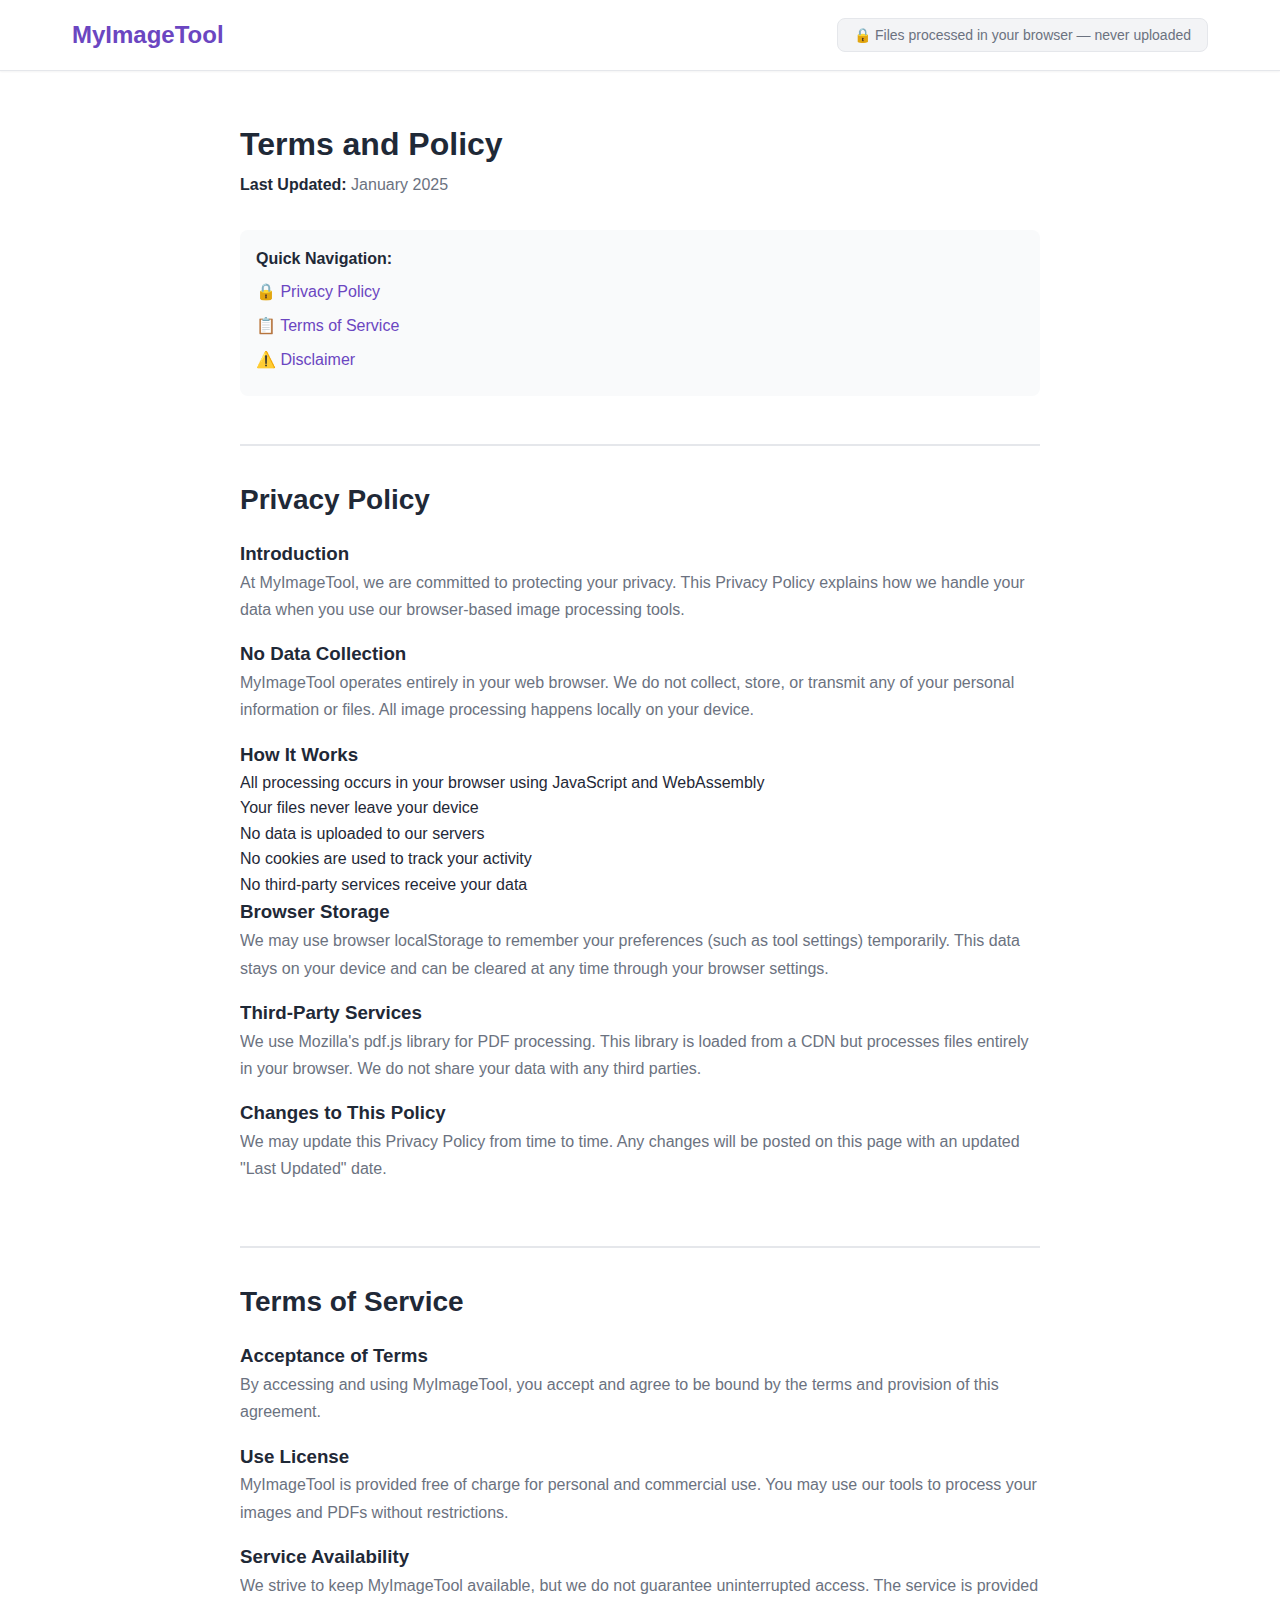
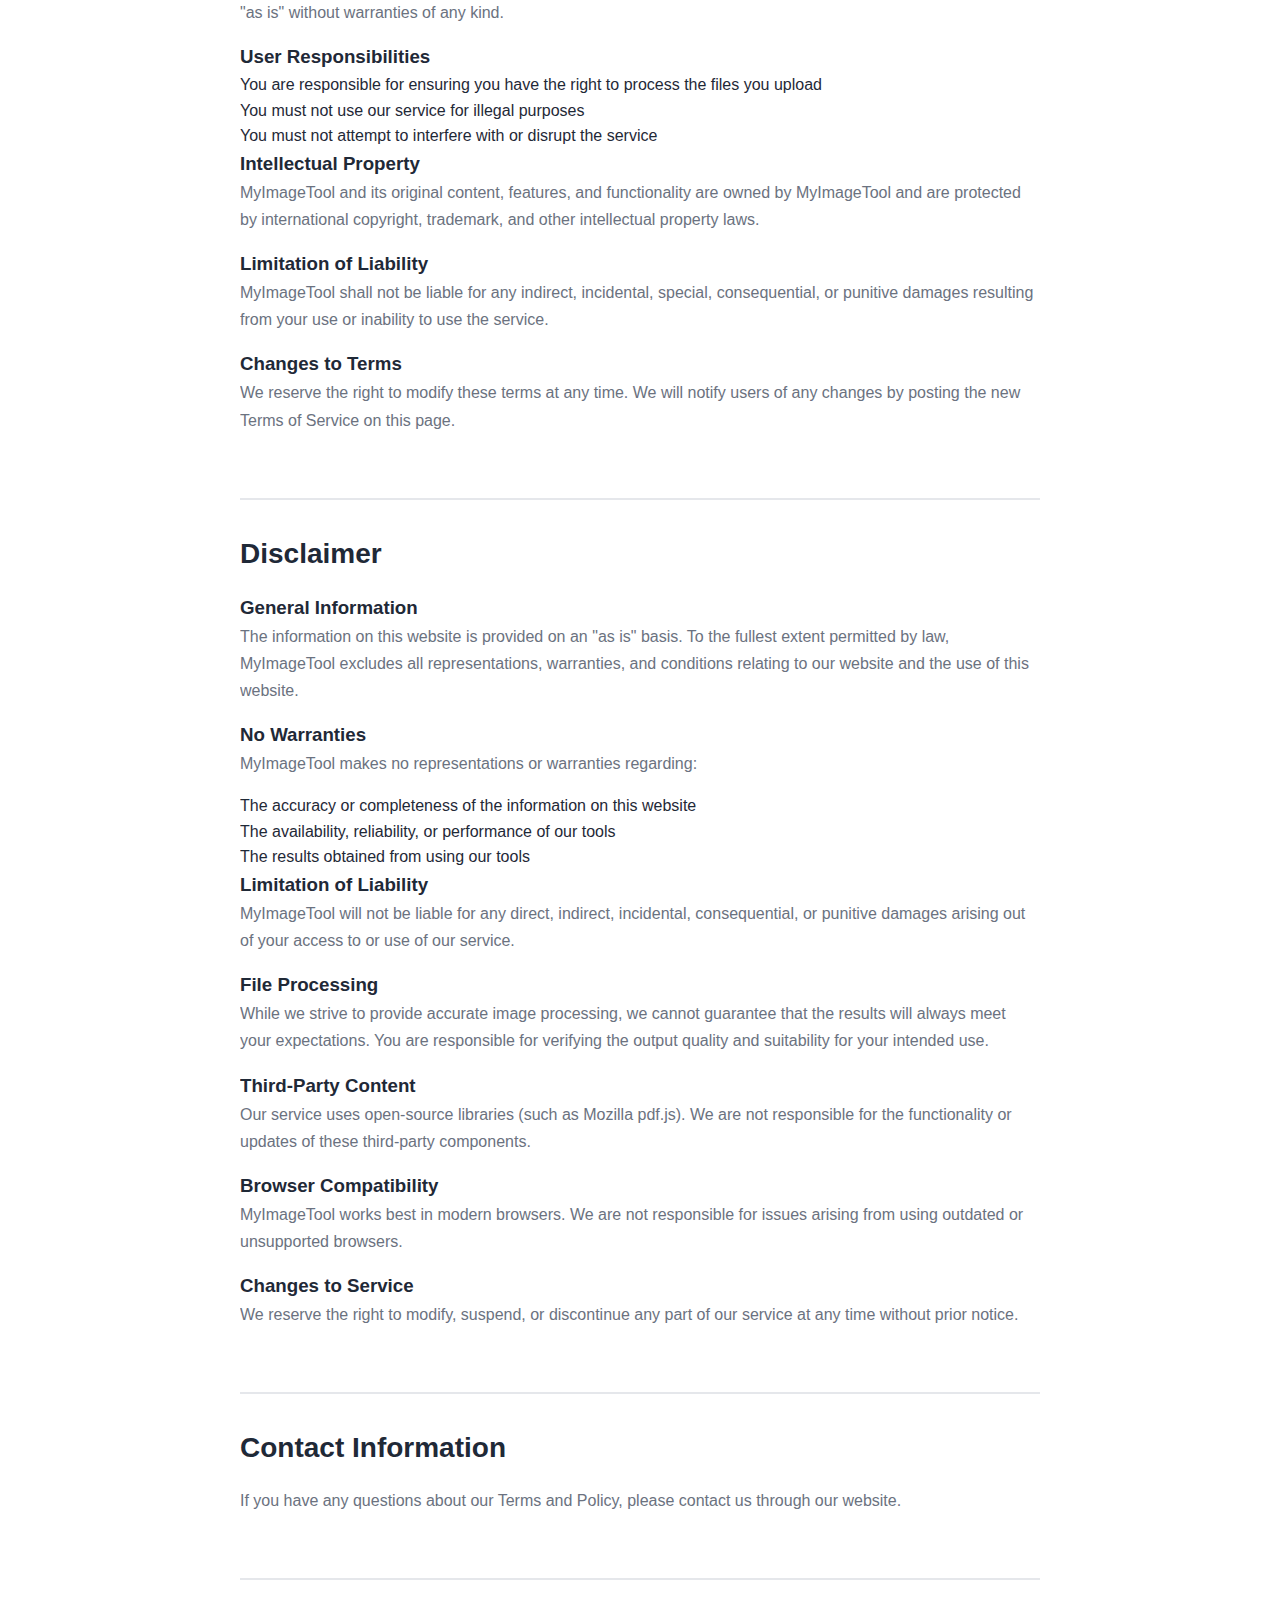
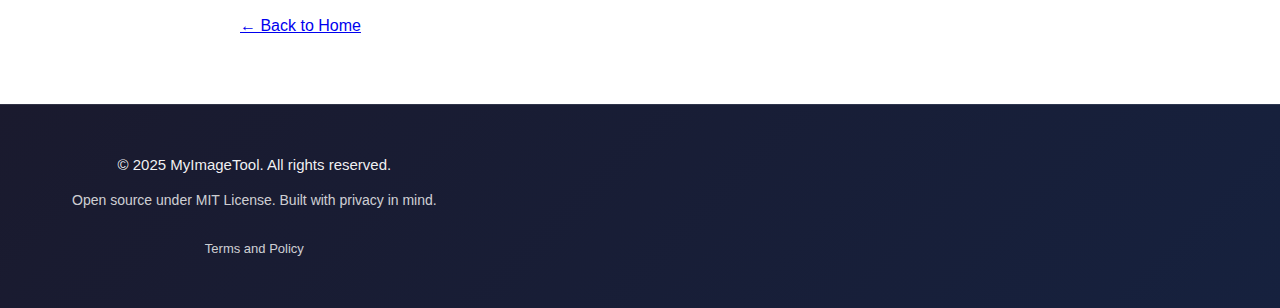
<file: terms-and-policy.html>
<!DOCTYPE html>
<html lang="en">
<head>
    <meta charset="UTF-8">
    <meta name="viewport" content="width=device-width, initial-scale=1.0, maximum-scale=5.0, user-scalable=yes">
    <title>Terms and Policy — MyImageTool</title>
    <meta name="description" content="Terms of Service, Privacy Policy, and Disclaimer for MyImageTool - Read our terms, privacy policy, and disclaimer information.">
    <link rel="icon" type="image/x-icon" href="/assets/favicon.ico">
    <link rel="stylesheet" href="style.css">
</head>
<body>
    <header>
        <nav>
            <div class="container">
                <h1 class="logo"><a href="index.html" style="text-decoration: none; color: inherit;">MyImageTool</a></h1>
                <button class="privacy-badge" aria-label="Privacy-first processing">
                    🔒 Files processed in your browser — never uploaded
                </button>
            </div>
        </nav>
    </header>

    <main>
        <section class="content-section" style="padding: 3rem 0;">
            <div class="container">
                <article style="max-width: 800px; margin: 0 auto;">
                    <h1>Terms and Policy</h1>
                    <p><strong>Last Updated:</strong> January 2025</p>
                    
                    <!-- Navigation Links -->
                    <nav style="margin: 2rem 0; padding: 1rem; background: var(--bg-secondary); border-radius: var(--radius);">
                        <strong>Quick Navigation:</strong>
                        <ul style="list-style: none; padding-left: 0; margin-top: 0.5rem;">
                            <li style="margin: 0.5rem 0;"><a href="#privacy-policy" style="color: var(--primary-color); text-decoration: none;">🔒 Privacy Policy</a></li>
                            <li style="margin: 0.5rem 0;"><a href="#terms-of-service" style="color: var(--primary-color); text-decoration: none;">📋 Terms of Service</a></li>
                            <li style="margin: 0.5rem 0;"><a href="#disclaimer" style="color: var(--primary-color); text-decoration: none;">⚠️ Disclaimer</a></li>
                        </ul>
                    </nav>

                    <!-- Privacy Policy Section -->
                    <section id="privacy-policy" style="margin-top: 3rem; padding-top: 2rem; border-top: 2px solid var(--border-color);">
                        <h2>Privacy Policy</h2>
                        
                        <h3>Introduction</h3>
                        <p>At MyImageTool, we are committed to protecting your privacy. This Privacy Policy explains how we handle your data when you use our browser-based image processing tools.</p>
                        
                        <h3>No Data Collection</h3>
                        <p>MyImageTool operates entirely in your web browser. We do not collect, store, or transmit any of your personal information or files. All image processing happens locally on your device.</p>
                        
                        <h3>How It Works</h3>
                        <ul>
                            <li>All processing occurs in your browser using JavaScript and WebAssembly</li>
                            <li>Your files never leave your device</li>
                            <li>No data is uploaded to our servers</li>
                            <li>No cookies are used to track your activity</li>
                            <li>No third-party services receive your data</li>
                        </ul>
                        
                        <h3>Browser Storage</h3>
                        <p>We may use browser localStorage to remember your preferences (such as tool settings) temporarily. This data stays on your device and can be cleared at any time through your browser settings.</p>
                        
                        <h3>Third-Party Services</h3>
                        <p>We use Mozilla's pdf.js library for PDF processing. This library is loaded from a CDN but processes files entirely in your browser. We do not share your data with any third parties.</p>
                        
                        <h3>Changes to This Policy</h3>
                        <p>We may update this Privacy Policy from time to time. Any changes will be posted on this page with an updated "Last Updated" date.</p>
                    </section>

                    <!-- Terms of Service Section -->
                    <section id="terms-of-service" style="margin-top: 3rem; padding-top: 2rem; border-top: 2px solid var(--border-color);">
                        <h2>Terms of Service</h2>
                        
                        <h3>Acceptance of Terms</h3>
                        <p>By accessing and using MyImageTool, you accept and agree to be bound by the terms and provision of this agreement.</p>
                        
                        <h3>Use License</h3>
                        <p>MyImageTool is provided free of charge for personal and commercial use. You may use our tools to process your images and PDFs without restrictions.</p>
                        
                        <h3>Service Availability</h3>
                        <p>We strive to keep MyImageTool available, but we do not guarantee uninterrupted access. The service is provided "as is" without warranties of any kind.</p>
                        
                        <h3>User Responsibilities</h3>
                        <ul>
                            <li>You are responsible for ensuring you have the right to process the files you upload</li>
                            <li>You must not use our service for illegal purposes</li>
                            <li>You must not attempt to interfere with or disrupt the service</li>
                        </ul>
                        
                        <h3>Intellectual Property</h3>
                        <p>MyImageTool and its original content, features, and functionality are owned by MyImageTool and are protected by international copyright, trademark, and other intellectual property laws.</p>
                        
                        <h3>Limitation of Liability</h3>
                        <p>MyImageTool shall not be liable for any indirect, incidental, special, consequential, or punitive damages resulting from your use or inability to use the service.</p>
                        
                        <h3>Changes to Terms</h3>
                        <p>We reserve the right to modify these terms at any time. We will notify users of any changes by posting the new Terms of Service on this page.</p>
                    </section>

                    <!-- Disclaimer Section -->
                    <section id="disclaimer" style="margin-top: 3rem; padding-top: 2rem; border-top: 2px solid var(--border-color);">
                        <h2>Disclaimer</h2>
                        
                        <h3>General Information</h3>
                        <p>The information on this website is provided on an "as is" basis. To the fullest extent permitted by law, MyImageTool excludes all representations, warranties, and conditions relating to our website and the use of this website.</p>
                        
                        <h3>No Warranties</h3>
                        <p>MyImageTool makes no representations or warranties regarding:</p>
                        <ul>
                            <li>The accuracy or completeness of the information on this website</li>
                            <li>The availability, reliability, or performance of our tools</li>
                            <li>The results obtained from using our tools</li>
                        </ul>
                        
                        <h3>Limitation of Liability</h3>
                        <p>MyImageTool will not be liable for any direct, indirect, incidental, consequential, or punitive damages arising out of your access to or use of our service.</p>
                        
                        <h3>File Processing</h3>
                        <p>While we strive to provide accurate image processing, we cannot guarantee that the results will always meet your expectations. You are responsible for verifying the output quality and suitability for your intended use.</p>
                        
                        <h3>Third-Party Content</h3>
                        <p>Our service uses open-source libraries (such as Mozilla pdf.js). We are not responsible for the functionality or updates of these third-party components.</p>
                        
                        <h3>Browser Compatibility</h3>
                        <p>MyImageTool works best in modern browsers. We are not responsible for issues arising from using outdated or unsupported browsers.</p>
                        
                        <h3>Changes to Service</h3>
                        <p>We reserve the right to modify, suspend, or discontinue any part of our service at any time without prior notice.</p>
                    </section>

                    <!-- Contact Information -->
                    <section style="margin-top: 3rem; padding-top: 2rem; border-top: 2px solid var(--border-color);">
                        <h2>Contact Information</h2>
                        <p>If you have any questions about our Terms and Policy, please contact us through our website.</p>
                    </section>
                    
                    <p style="margin-top: 3rem; padding-top: 2rem; border-top: 2px solid var(--border-color);">
                        <a href="index.html">← Back to Home</a>
                    </p>
                </article>
            </div>
        </section>
    </main>

    <footer>
        <div class="container">
            <div class="footer-content">
                <div class="footer-main">
                    <p>&copy; 2025 MyImageTool. All rights reserved.</p>
                    <p>Open source under MIT License. Built with privacy in mind.</p>
                    <p style="margin-top: 1rem;">
                        <a href="terms-and-policy.html" style="color: rgba(255,255,255,0.8); margin: 0 0.5rem; text-decoration: none;">Terms and Policy</a>
                    </p>
                </div>
            </div>
        </div>
    </footer>
</body>
</html>
</file>
<file: style.css>
/* Reset and Base Styles */
* {
    margin: 0;
    padding: 0;
    box-sizing: border-box;
}

html {
    overflow-x: hidden;
    width: 100%;
    max-width: 100vw;
    position: relative;
}

main {
    width: 100%;
    max-width: 100vw;
    overflow-x: hidden;
    position: relative;
}

section {
    width: 100%;
    max-width: 100vw;
    overflow-x: hidden;
    position: relative;
}

div {
    max-width: 100%;
}

img, svg, video, iframe {
    max-width: 100%;
    height: auto;
}

:root {
    --primary-color: #6B46C1;
    --primary-dark: #553C9A;
    --primary-light: #8B5CF6;
    --text-primary: #1F2937;
    --text-secondary: #6B7280;
    --bg-primary: #FFFFFF;
    --bg-secondary: #F9FAFB;
    --bg-tertiary: #F3F4F6;
    --border-color: #E5E7EB;
    --success-color: #10B981;
    --error-color: #EF4444;
    --shadow-sm: 0 1px 2px 0 rgba(0, 0, 0, 0.05);
    --shadow-md: 0 4px 6px -1px rgba(0, 0, 0, 0.1);
    --shadow-lg: 0 10px 15px -3px rgba(0, 0, 0, 0.1);
    --radius: 8px;
    --radius-lg: 12px;
}

body {
    font-family: -apple-system, BlinkMacSystemFont, 'Segoe UI', Roboto, 'Helvetica Neue', Arial, sans-serif;
    line-height: 1.6;
    color: var(--text-primary);
    background-color: var(--bg-secondary);
    min-height: 100vh;
    display: flex;
    flex-direction: column;
    overflow-x: hidden;
    width: 100%;
    max-width: 100vw;
    position: relative;
}

/* Header */
header {
    background-color: var(--bg-primary);
    border-bottom: 1px solid var(--border-color);
    padding: 1rem 0;
    position: sticky;
    top: 0;
    z-index: 100;
    box-shadow: var(--shadow-sm);
    width: 100%;
    max-width: 100vw;
    box-sizing: border-box;
    overflow-x: hidden;
}

header nav .container {
    display: flex;
    justify-content: space-between;
    align-items: center;
    flex-wrap: wrap;
    gap: 0.5rem;
    width: 100%;
    box-sizing: border-box;
}

.logo {
    font-size: 1.5rem;
    font-weight: 700;
    color: var(--primary-color);
    margin: 0;
}

.privacy-badge {
    background-color: var(--bg-tertiary);
    border: 1px solid var(--border-color);
    border-radius: var(--radius);
    padding: 0.5rem 0.75rem;
    font-size: 0.75rem;
    color: var(--text-secondary);
    cursor: default;
    white-space: normal;
    text-align: center;
    flex-shrink: 1;
}

/* Container */
.container {
    max-width: 1200px;
    margin: 0 auto;
    padding: 0 1rem;
    width: 100%;
    box-sizing: border-box;
}

/* Hero Section */
.hero {
    background: linear-gradient(135deg, var(--primary-color) 0%, var(--primary-light) 100%);
    color: white;
    padding: 3rem 0;
    text-align: center;
}

.hero h1 {
    font-size: 2rem;
    font-weight: 700;
    margin-bottom: 1rem;
    line-height: 1.2;
}

.hero-description {
    font-size: 1.125rem;
    margin-bottom: 1.5rem;
    max-width: 800px;
    margin-left: auto;
    margin-right: auto;
    opacity: 0.95;
    width: 100%;
    box-sizing: border-box;
    word-wrap: break-word;
    overflow-wrap: break-word;
}

.privacy-notice {
    display: flex;
    align-items: center;
    justify-content: center;
    gap: 0.75rem;
    flex-wrap: wrap;
    margin-top: 1.5rem;
}

.badge {
    background-color: rgba(255, 255, 255, 0.2);
    padding: 0.5rem 1rem;
    border-radius: var(--radius);
    font-size: 0.875rem;
    font-weight: 500;
    transition: all 0.2s ease;
}

.badge:hover {
    background-color: rgba(255, 255, 255, 0.3);
    transform: translateY(-1px);
}

/* Tools Section */
.tools-section {
    padding: 3rem 0;
}

.tools-section > .container > h2 {
    text-align: center;
    font-size: 2rem;
    margin-bottom: 2rem;
    color: var(--text-primary);
}

/* Tool Tabs Navigation */
.tool-tabs {
    display: flex;
    gap: 0.5rem;
    margin-bottom: 2rem;
    border-bottom: 2px solid var(--border-color);
    overflow-x: auto;
    -webkit-overflow-scrolling: touch;
    width: 100%;
    box-sizing: border-box;
    -ms-overflow-style: none;
    scrollbar-width: none;
}

.tool-tabs::-webkit-scrollbar {
    display: none;
}

.tool-tab {
    flex: 1;
    min-width: 0;
    padding: 0.75rem 0.5rem;
    border: none;
    border-bottom: 3px solid transparent;
    background-color: transparent;
    color: var(--text-secondary);
    font-size: 0.875rem;
    font-weight: 500;
    cursor: pointer;
    transition: all 0.2s;
    display: flex;
    align-items: center;
    justify-content: center;
    gap: 0.25rem;
    font-family: inherit;
    white-space: nowrap;
    flex-shrink: 1;
}

.tool-tab:hover {
    color: var(--primary-color);
    background-color: var(--bg-secondary);
}

.tool-tab:focus {
    outline: none;
    box-shadow: 0 0 0 3px rgba(107, 70, 193, 0.2);
}

.tool-tab.active {
    color: var(--primary-color);
    border-bottom-color: var(--primary-color);
    background-color: var(--bg-secondary);
}

.tab-icon {
    font-size: 1.25rem;
    flex-shrink: 0;
}

.tab-text {
    font-size: 0.9375rem;
    word-break: break-word;
    overflow-wrap: break-word;
}

/* Tool Panels Wrapper with AMP Ads */
.tool-panels-wrapper {
    display: flex;
    flex-direction: column;
    width: 100%;
    gap: 1rem;
    align-items: center;
}

.tool-panel-ad {
    display: none;
    width: 300px;
    flex-shrink: 0;
    padding: 1rem;
}

.tool-panel-ad-left {
    order: 0;
}

.tool-panel-ad-right {
    order: 2;
}

/* Tool Panels */
.tool-panels {
    position: relative;
    width: 100%;
    max-width: 100%;
    box-sizing: border-box;
    overflow-x: hidden;
    order: 1;
    flex: 1;
    min-width: 0;
}

.tool-card {
    display: block;
}

.tool-card[hidden] {
    display: none !important;
}

/* Tool Card */
.tool-card {
    background: var(--bg-primary);
    border: 1px solid var(--border-color);
    border-radius: var(--radius-lg);
    padding: 1.5rem;
    box-shadow: var(--shadow-md);
    transition: opacity 0.3s ease;
    max-width: 600px;
    margin: 0 auto;
    width: 100%;
    box-sizing: border-box;
}

.tool-card.active {
    display: block;
    opacity: 1;
}

.tool-icon {
    color: var(--primary-color);
    margin-bottom: 1rem;
}

.tool-card h3 {
    font-size: 1.5rem;
    margin-bottom: 0.5rem;
    color: var(--text-primary);
}

.tool-description {
    color: var(--text-secondary);
    margin-bottom: 1.5rem;
    font-size: 0.9375rem;
}

/* Forms */
.tool-form {
    margin-top: 1.5rem;
}

.tool-form fieldset {
    border: none;
    padding: 0;
}

.tool-form legend {
    font-weight: 600;
    margin-bottom: 1rem;
    color: var(--text-primary);
    font-size: 0.9375rem;
}

.form-group {
    margin-bottom: 1.5rem;
}

.form-group label {
    display: block;
    margin-bottom: 0.5rem;
    font-weight: 500;
    color: var(--text-primary);
    font-size: 0.9375rem;
}

.form-group input[type="text"],
.form-group input[type="number"],
.form-group select {
    width: 100%;
    padding: 0.75rem;
    border: 1px solid var(--border-color);
    border-radius: var(--radius);
    font-size: 1rem;
    font-family: inherit;
    background-color: var(--bg-primary);
    color: var(--text-primary);
    transition: border-color 0.2s, box-shadow 0.2s;
    box-sizing: border-box;
}

.form-group input:focus,
.form-group select:focus {
    outline: none;
    border-color: var(--primary-color);
    box-shadow: 0 0 0 3px rgba(107, 70, 193, 0.1);
}

.form-group input[type="range"] {
    width: 100%;
    height: 8px;
    border-radius: 4px;
    background: var(--bg-tertiary);
    outline: none;
    -webkit-appearance: none;
}

.form-group input[type="range"]::-webkit-slider-thumb {
    -webkit-appearance: none;
    appearance: none;
    width: 20px;
    height: 20px;
    border-radius: 50%;
    background: var(--primary-color);
    cursor: pointer;
}

.form-group input[type="range"]::-moz-range-thumb {
    width: 20px;
    height: 20px;
    border-radius: 50%;
    background: var(--primary-color);
    cursor: pointer;
    border: none;
}

.form-group small {
    display: block;
    margin-top: 0.25rem;
    color: var(--text-secondary);
    font-size: 0.875rem;
}

/* File Input */
.file-input-wrapper {
    position: relative;
    margin-bottom: 1.5rem;
}

.file-input-wrapper input[type="file"] {
    position: absolute;
    opacity: 0;
    width: 100%;
    height: 100%;
    cursor: pointer;
    z-index: 2;
}

.file-label {
    display: block;
    padding: 1.5rem 1rem;
    border: 2px dashed var(--border-color);
    border-radius: var(--radius);
    text-align: center;
    background-color: var(--bg-secondary);
    cursor: pointer;
    transition: border-color 0.2s, background-color 0.2s;
    box-sizing: border-box;
}

.file-label:hover {
    border-color: var(--primary-color);
    background-color: var(--bg-tertiary);
}

.file-label:focus-within {
    border-color: var(--primary-color);
    box-shadow: 0 0 0 3px rgba(107, 70, 193, 0.1);
}

.file-label-text {
    color: var(--text-secondary);
    font-size: 0.9375rem;
}

.file-input-wrapper input[type="file"]:focus + .file-label {
    border-color: var(--primary-color);
    box-shadow: 0 0 0 3px rgba(107, 70, 193, 0.1);
}

/* File Info Display */
.file-info {
    display: flex;
    align-items: center;
    gap: 0.75rem;
    padding: 0.75rem 1rem;
    margin-top: 0.75rem;
    background-color: var(--bg-secondary);
    border: 1px solid var(--border-color);
    border-radius: var(--radius);
    font-size: 0.9375rem;
}

.file-info[hidden] {
    display: none !important;
}

.file-info-icon {
    font-size: 1.25rem;
    flex-shrink: 0;
}

.file-info-text {
    flex: 1;
    display: flex;
    flex-direction: column;
    gap: 0.25rem;
    min-width: 0;
}

.file-info-name {
    display: block;
    color: var(--text-primary);
    font-weight: 500;
    white-space: nowrap;
    overflow: hidden;
    text-overflow: ellipsis;
}

.file-info-size {
    display: block;
    color: var(--text-secondary);
    font-size: 0.875rem;
}

.file-info-remove {
    flex-shrink: 0;
    width: 24px;
    height: 24px;
    border: none;
    background-color: transparent;
    color: var(--text-secondary);
    font-size: 1.5rem;
    line-height: 1;
    cursor: pointer;
    border-radius: 50%;
    display: flex;
    align-items: center;
    justify-content: center;
    transition: background-color 0.2s, color 0.2s;
    padding: 0;
}

.file-info-remove:hover {
    background-color: var(--bg-tertiary);
    color: var(--error-color);
}

.file-info-remove:focus {
    outline: none;
    box-shadow: 0 0 0 2px var(--primary-color);
}

/* Buttons */
.btn {
    padding: 0.75rem 1.5rem;
    border: none;
    border-radius: var(--radius);
    font-size: 1rem;
    font-weight: 500;
    cursor: pointer;
    transition: background-color 0.2s, transform 0.1s, box-shadow 0.2s;
    font-family: inherit;
    display: inline-block;
    text-align: center;
    text-decoration: none;
}

.btn:focus {
    outline: none;
    box-shadow: 0 0 0 3px rgba(107, 70, 193, 0.3);
}

.btn:active {
    transform: scale(0.98);
}

.btn-primary {
    background-color: var(--primary-color);
    color: white;
    width: 100%;
    box-sizing: border-box;
}

.btn-primary:hover {
    background-color: var(--primary-dark);
}

.btn-secondary {
    background-color: var(--bg-secondary);
    color: var(--text-primary);
    border: 1px solid var(--border-color);
}

.btn-secondary:hover {
    background-color: var(--bg-tertiary);
}

.preset-buttons {
    display: flex;
    gap: 0.5rem;
    flex-wrap: wrap;
}

.preset-btn {
    flex: 1;
    min-width: 0;
}

/* Progress */
.progress-container {
    margin-top: 1.5rem;
    padding: 1rem;
    background-color: var(--bg-secondary);
    border-radius: var(--radius);
    box-sizing: border-box;
    width: 100%;
}

.progress-bar {
    width: 100%;
    height: 8px;
    background-color: var(--bg-tertiary);
    border-radius: 4px;
    overflow: hidden;
    margin-bottom: 0.5rem;
}

.progress-fill {
    height: 100%;
    background-color: var(--primary-color);
    transition: width 0.3s ease;
    width: 0%;
}

.progress-text {
    font-size: 0.875rem;
    color: var(--text-secondary);
    text-align: center;
}

/* Results */
.results-container {
    margin-top: 1.5rem;
    padding: 1rem;
    background-color: var(--bg-secondary);
    border-radius: var(--radius);
    box-sizing: border-box;
    width: 100%;
    overflow: hidden;
}

.results-container h4 {
    margin-bottom: 1rem;
    color: var(--text-primary);
}

.result-item {
    display: flex;
    align-items: center;
    justify-content: space-between;
    padding: 0.75rem;
    background-color: var(--bg-primary);
    border-radius: var(--radius);
    margin-bottom: 0.5rem;
    gap: 1rem;
    flex-wrap: wrap;
}

.result-item img {
    max-width: 100px;
    max-height: 100px;
    width: 100%;
    height: auto;
    border-radius: var(--radius);
    object-fit: cover;
    box-sizing: border-box;
}

.result-item-info {
    flex: 1;
    min-width: 0;
}

.result-item-info p {
    margin: 0.25rem 0;
    font-size: 0.875rem;
    color: var(--text-secondary);
}

.result-item-actions {
    display: flex;
    gap: 0.5rem;
    flex-wrap: wrap;
}

.result-item-actions .btn {
    width: auto;
    padding: 0.5rem 1rem;
    font-size: 0.875rem;
}

/* Preview */
.preview-container {
    margin-top: 1.5rem;
    padding: 1rem;
    background-color: var(--bg-secondary);
    border-radius: var(--radius);
    box-sizing: border-box;
    width: 100%;
    overflow: hidden;
}

.preview-container p {
    margin-bottom: 0.5rem;
    font-weight: 500;
    color: var(--text-primary);
}

.preview-container img {
    max-width: 100%;
    width: 100%;
    height: auto;
    border-radius: var(--radius);
    border: 1px solid var(--border-color);
    box-sizing: border-box;
}

/* Stats */
.stats-container {
    margin-top: 1.5rem;
    padding: 1rem;
    background-color: var(--bg-secondary);
    border-radius: var(--radius);
    display: flex;
    gap: 1rem;
    flex-wrap: wrap;
    justify-content: space-around;
    box-sizing: border-box;
    width: 100%;
}

.stat-item {
    text-align: center;
}

.stat-label {
    display: block;
    font-size: 0.875rem;
    color: var(--text-secondary);
    margin-bottom: 0.25rem;
}

.stat-value {
    display: block;
    font-size: 1.25rem;
    font-weight: 600;
    color: var(--primary-color);
}

/* Content Sections */
.content-section {
    padding: 3rem 0;
    background-color: var(--bg-primary);
}

.content-section article {
    margin-bottom: 3rem;
}

.content-section h2 {
    font-size: 1.75rem;
    margin-bottom: 1rem;
    color: var(--text-primary);
}

.content-section p {
    margin-bottom: 1rem;
    color: var(--text-secondary);
    line-height: 1.7;
}

.content-section strong {
    color: var(--text-primary);
    font-weight: 600;
}

/* FAQ Section */
.faq-section {
    padding: 3rem 0;
    background-color: var(--bg-secondary);
}

.faq-section h2 {
    text-align: center;
    font-size: 2rem;
    margin-bottom: 2rem;
    color: var(--text-primary);
}

.faq-list {
    max-width: 800px;
    margin: 0 auto;
}

.faq-item {
    background-color: var(--bg-primary);
    border: 1px solid var(--border-color);
    border-radius: var(--radius);
    margin-bottom: 1rem;
    overflow: hidden;
}

.faq-item summary {
    padding: 1.25rem;
    font-weight: 600;
    color: var(--text-primary);
    cursor: pointer;
    list-style: none;
    user-select: none;
}

.faq-item summary::-webkit-details-marker {
    display: none;
}

.faq-item summary::before {
    content: '+';
    display: inline-block;
    margin-right: 0.75rem;
    color: var(--primary-color);
    font-weight: bold;
    font-size: 1.25rem;
}

.faq-item[open] summary::before {
    content: '−';
}

.faq-item summary:hover {
    background-color: var(--bg-secondary);
}

.faq-item p {
    padding: 0 1.25rem 1.25rem 1.25rem;
    color: var(--text-secondary);
    line-height: 1.7;
}

/* Developed By Section */
.developed-by {
    background-color: var(--bg-secondary);
    border-top: 1px solid var(--border-color);
    padding: 1.5rem 0;
    text-align: center;
    width: 100%;
    max-width: 100vw;
    box-sizing: border-box;
    overflow-x: hidden;
}

.developed-by p {
    color: var(--text-secondary);
    font-size: 0.9375rem;
    margin: 0;
}

.crafzio-link {
    color: var(--primary-color);
    text-decoration: none;
    font-weight: 600;
    transition: color 0.2s;
}

.crafzio-link:hover {
    color: var(--primary-dark);
    text-decoration: underline;
}

.crafzio-link:focus {
    outline: 2px solid var(--primary-color);
    outline-offset: 2px;
    border-radius: 2px;
}

/* Footer */
footer {
    background: linear-gradient(135deg, #1a1a2e 0%, #16213e 100%);
    border-top: 1px solid rgba(255, 255, 255, 0.1);
    padding: 3rem 0;
    margin-top: 0;
    text-align: center;
    width: 100%;
    max-width: 100vw;
    box-sizing: border-box;
    overflow-x: hidden;
}

.footer-content {
    display: flex;
    flex-direction: column;
    gap: 2rem;
    align-items: center;
}

.footer-main {
    display: flex;
    flex-direction: column;
    gap: 0.75rem;
}

.footer-main p:first-child {
    font-weight: 500;
    color: rgba(255, 255, 255, 0.95);
    font-size: 0.9375rem;
}

.footer-main p:last-child {
    color: rgba(255, 255, 255, 0.7);
    font-size: 0.8125rem;
}

footer p {
    color: rgba(255, 255, 255, 0.8);
    font-size: 0.875rem;
    margin: 0;
    line-height: 1.6;
}

.footer-social {
    display: flex;
    gap: 1rem;
    flex-wrap: wrap;
    justify-content: center;
    align-items: center;
}

.social-link {
    display: flex;
    align-items: center;
    gap: 0.5rem;
    color: rgba(255, 255, 255, 0.9);
    text-decoration: none;
    font-size: 0.875rem;
    padding: 0.625rem 1.25rem;
    border-radius: var(--radius);
    border: 1px solid rgba(255, 255, 255, 0.15);
    background-color: rgba(255, 255, 255, 0.05);
    transition: all 0.3s ease;
    backdrop-filter: blur(10px);
}

.social-link:hover {
    color: #ffffff;
    border-color: var(--primary-light);
    background-color: rgba(107, 70, 193, 0.2);
    transform: translateY(-2px);
    box-shadow: 0 4px 12px rgba(107, 70, 193, 0.3);
}

.social-link:focus {
    outline: 2px solid var(--primary-light);
    outline-offset: 2px;
    background-color: rgba(107, 70, 193, 0.15);
}

.social-link svg {
    flex-shrink: 0;
}

.social-link span {
    white-space: nowrap;
}

/* Error Messages */
.error-message {
    background-color: #FEE2E2;
    color: var(--error-color);
    padding: 1rem;
    border-radius: var(--radius);
    margin-top: 1rem;
    border: 1px solid #FECACA;
}

/* Success Messages */
.success-message {
    background-color: #D1FAE5;
    color: var(--success-color);
    padding: 1rem;
    border-radius: var(--radius);
    margin-top: 1rem;
    border: 1px solid #A7F3D0;
}

/* Mobile First - Base styles are mobile */
/* Mobile-specific fixes */
@media (max-width: 639px) {
    * {
        max-width: 100%;
    }

    .container {
        padding: 0 0.75rem;
        width: 100%;
        max-width: 100vw;
        box-sizing: border-box;
    }

    .hero {
        padding: 2rem 0;
        width: 100%;
        box-sizing: border-box;
    }

    .hero h1 {
        font-size: 1.5rem;
        padding: 0 0.5rem;
        word-wrap: break-word;
        overflow-wrap: break-word;
        hyphens: auto;
    }

    .hero-description {
        font-size: 1rem;
        padding: 0 0.5rem;
        word-wrap: break-word;
        overflow-wrap: break-word;
    }

    .tool-card {
        padding: 1.25rem;
        width: 100%;
        max-width: 100%;
        box-sizing: border-box;
    }

    .tool-card h3 {
        font-size: 1.25rem;
        word-wrap: break-word;
        overflow-wrap: break-word;
    }

    .tools-section {
        padding: 2rem 0;
        width: 100%;
        box-sizing: border-box;
    }

    .tools-section > .container > h2 {
        font-size: 1.5rem;
        padding: 0 0.5rem;
        word-wrap: break-word;
        overflow-wrap: break-word;
    }

    .tool-tabs {
        width: 100%;
        margin-left: 0;
        margin-right: 0;
        padding: 0;
        gap: 0.25rem;
    }

    .tool-tab {
        flex: 1 1 auto;
        min-width: 0;
        padding: 0.75rem 0.25rem;
        font-size: 0.75rem;
    }

    .tab-text {
        font-size: 0.75rem;
        word-break: break-word;
        overflow-wrap: break-word;
        hyphens: auto;
    }

    .tab-icon {
        font-size: 1rem;
        flex-shrink: 0;
    }

    .logo {
        font-size: 1.25rem;
        word-wrap: break-word;
        overflow-wrap: break-word;
    }

    header nav .container {
        padding: 0 0.75rem;
        width: 100%;
        box-sizing: border-box;
    }

    .privacy-badge {
        font-size: 0.7rem;
        padding: 0.4rem 0.5rem;
        flex: 1 1 100%;
        order: 2;
    }

    .content-section {
        padding: 2rem 0;
        width: 100%;
        box-sizing: border-box;
    }

    .content-section h2 {
        font-size: 1.5rem;
        word-wrap: break-word;
        overflow-wrap: break-word;
    }

    .content-section p {
        word-wrap: break-word;
        overflow-wrap: break-word;
    }

    .faq-section {
        padding: 2rem 0;
        width: 100%;
        box-sizing: border-box;
    }

    .faq-section h2 {
        font-size: 1.5rem;
        word-wrap: break-word;
        overflow-wrap: break-word;
    }

    .faq-item summary {
        word-wrap: break-word;
        overflow-wrap: break-word;
        padding: 1rem;
    }

    .faq-item p {
        word-wrap: break-word;
        overflow-wrap: break-word;
        padding: 0 1rem 1rem 1rem;
    }

    .result-item {
        flex-direction: column;
        align-items: stretch;
        width: 100%;
        box-sizing: border-box;
    }

    .result-item img {
        max-width: 100%;
        width: 100%;
        box-sizing: border-box;
    }

    .result-item-actions {
        width: 100%;
        box-sizing: border-box;
    }

    .result-item-actions .btn {
        width: 100%;
        box-sizing: border-box;
    }

    .tool-form {
        width: 100%;
        box-sizing: border-box;
    }

    .form-group {
        width: 100%;
        box-sizing: border-box;
    }

    .file-input-wrapper {
        width: 100%;
        box-sizing: border-box;
    }

    .file-label {
        width: 100%;
        box-sizing: border-box;
    }

    .preset-buttons {
        width: 100%;
        box-sizing: border-box;
    }

    .preset-btn {
        flex: 1 1 auto;
        min-width: 0;
        box-sizing: border-box;
    }

    .developed-by {
        padding: 1rem 0.75rem;
    }

    .developed-by p {
        font-size: 0.875rem;
        padding: 0 0.5rem;
    }

    footer {
        width: 100%;
        box-sizing: border-box;
        padding: 2rem 0.75rem;
    }

    .footer-content {
        gap: 1.5rem;
    }

    .footer-social {
        gap: 0.75rem;
        width: 100%;
    }

    .social-link {
        flex: 1 1 auto;
        min-width: 0;
        padding: 0.5rem 0.75rem;
        font-size: 0.8125rem;
        justify-content: center;
    }

    .social-link span {
        display: none;
    }

    .social-link.main-website span {
        display: inline;
    }

    footer p {
        word-wrap: break-word;
        overflow-wrap: break-word;
        padding: 0 0.5rem;
        font-size: 0.8125rem;
    }
}

/* Responsive Design */
@media (min-width: 640px) {
    .hero h1 {
        font-size: 2.5rem;
    }

    .tool-tabs {
        justify-content: center;
    }

    .tool-tab {
        min-width: 150px;
        padding: 1rem 1.5rem;
        font-size: 1rem;
        gap: 0.5rem;
    }

    .preset-buttons {
        flex-wrap: nowrap;
    }

    .preset-btn {
        min-width: 80px;
    }

    .privacy-badge {
        font-size: 0.875rem;
        padding: 0.5rem 1rem;
        white-space: nowrap;
    }

    .result-item-info {
        min-width: 200px;
    }
}

@media (min-width: 1024px) {
    .container {
        padding: 0 2rem;
    }

    .hero {
        padding: 4rem 0;
    }

    .hero h1 {
        font-size: 3rem;
    }

    .tool-tab {
        min-width: 200px;
        padding: 1.25rem 2rem;
    }

    .tab-text {
        font-size: 1rem;
    }

    .tool-card {
        padding: 2.5rem;
        max-width: 700px;
    }

    .file-label {
        padding: 2rem;
    }

    /* Show tool panel AMP ads on larger screens */
    .tool-panels-wrapper {
        flex-direction: row;
        align-items: flex-start;
        justify-content: center;
        gap: 2rem;
        width: 100%;
        max-width: 1400px;
        margin: 0 auto;
    }
    
    .tool-panel-ad {
        display: flex;
        position: sticky;
        top: 100px;
        align-items: flex-start;
        justify-content: center;
        height: fit-content;
    }
    
    .tool-panels {
        flex: 0 1 700px;
        max-width: 700px;
        min-width: 0;
    }

    .content-section article {
        max-width: 900px;
        margin-left: auto;
        margin-right: auto;
    }

    .footer-content {
        flex-direction: row;
        justify-content: space-between;
        align-items: flex-start;
    }

    .footer-social {
        justify-content: flex-end;
    }

    .social-link span {
        display: inline;
    }
}

/* Accessibility */
@media (prefers-reduced-motion: reduce) {
    * {
        animation-duration: 0.01ms !important;
        animation-iteration-count: 1 !important;
        transition-duration: 0.01ms !important;
    }
}

/* Focus visible for keyboard navigation */
*:focus-visible {
    outline: 2px solid var(--primary-color);
    outline-offset: 2px;
}

/* Drag and Drop States */
.file-input-wrapper.drag-over .file-label {
    border-color: var(--primary-color);
    background-color: rgba(107, 70, 193, 0.05);
}
</file>
